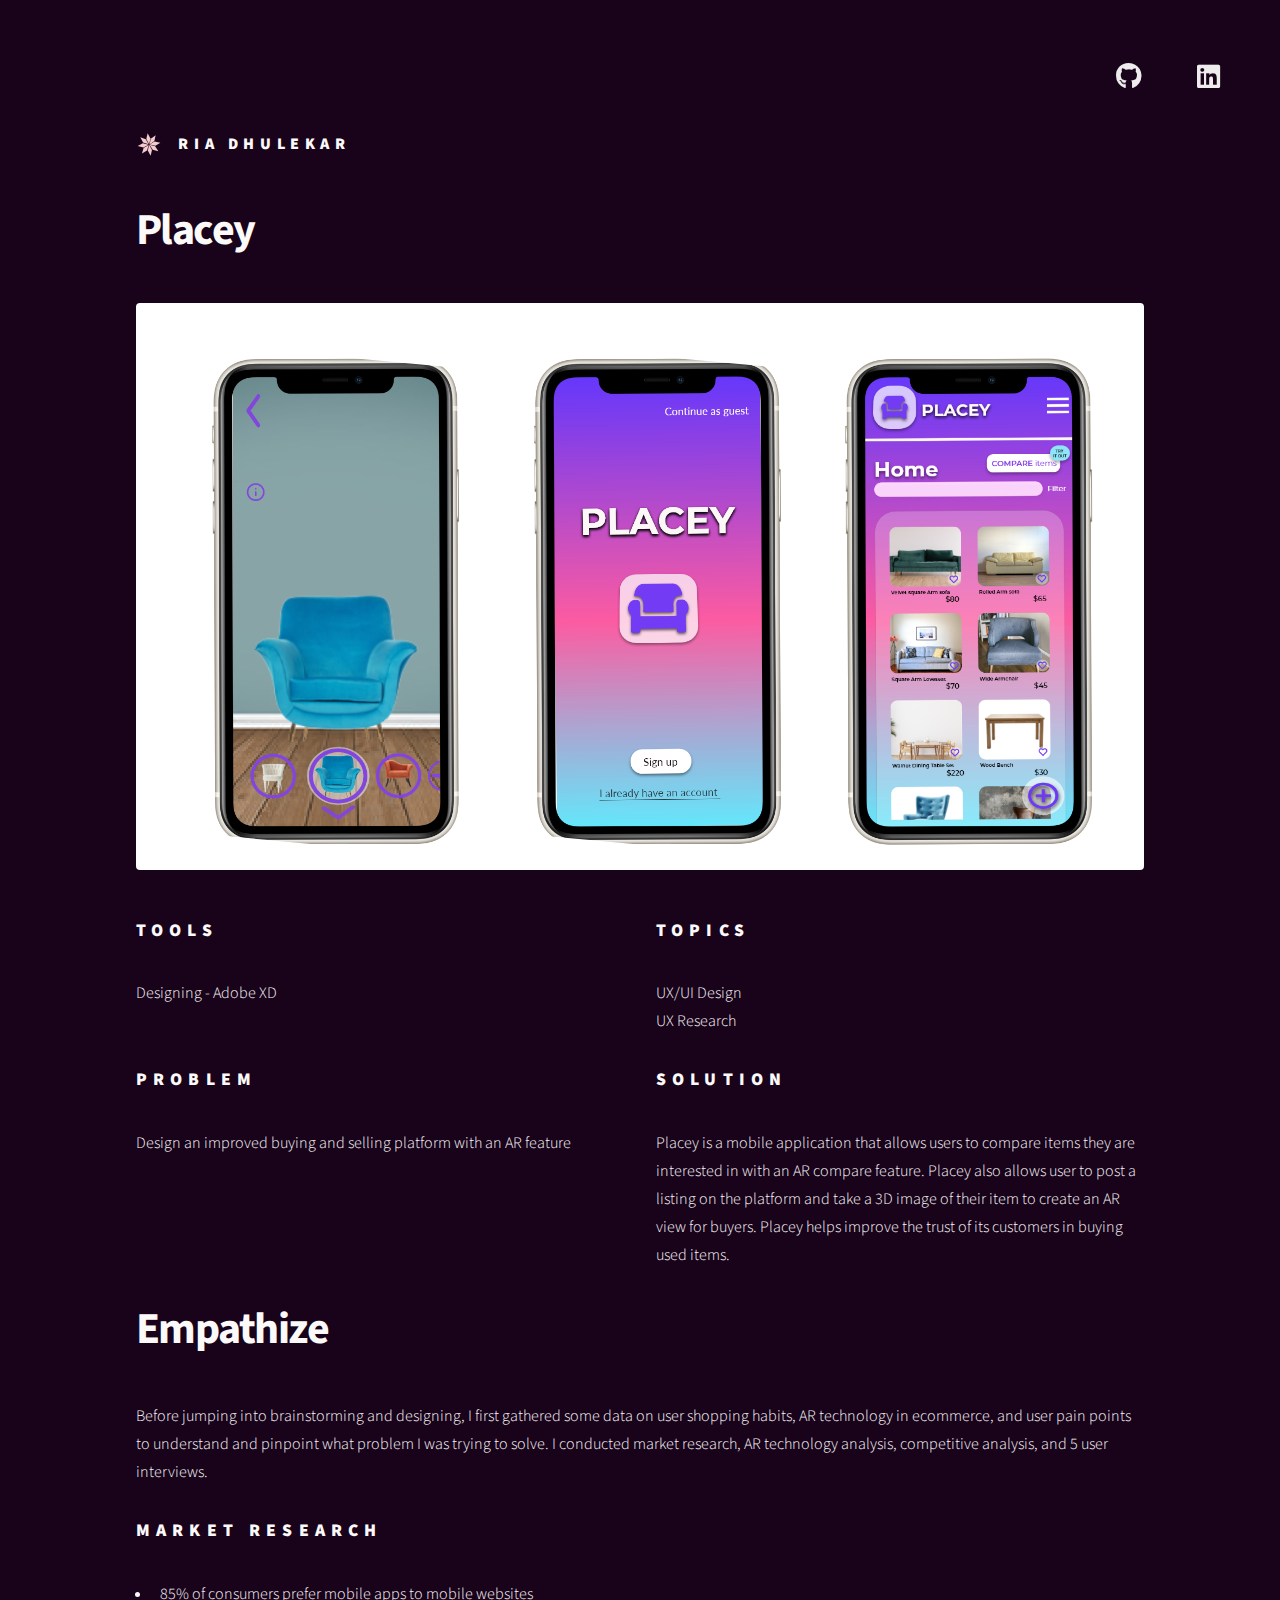
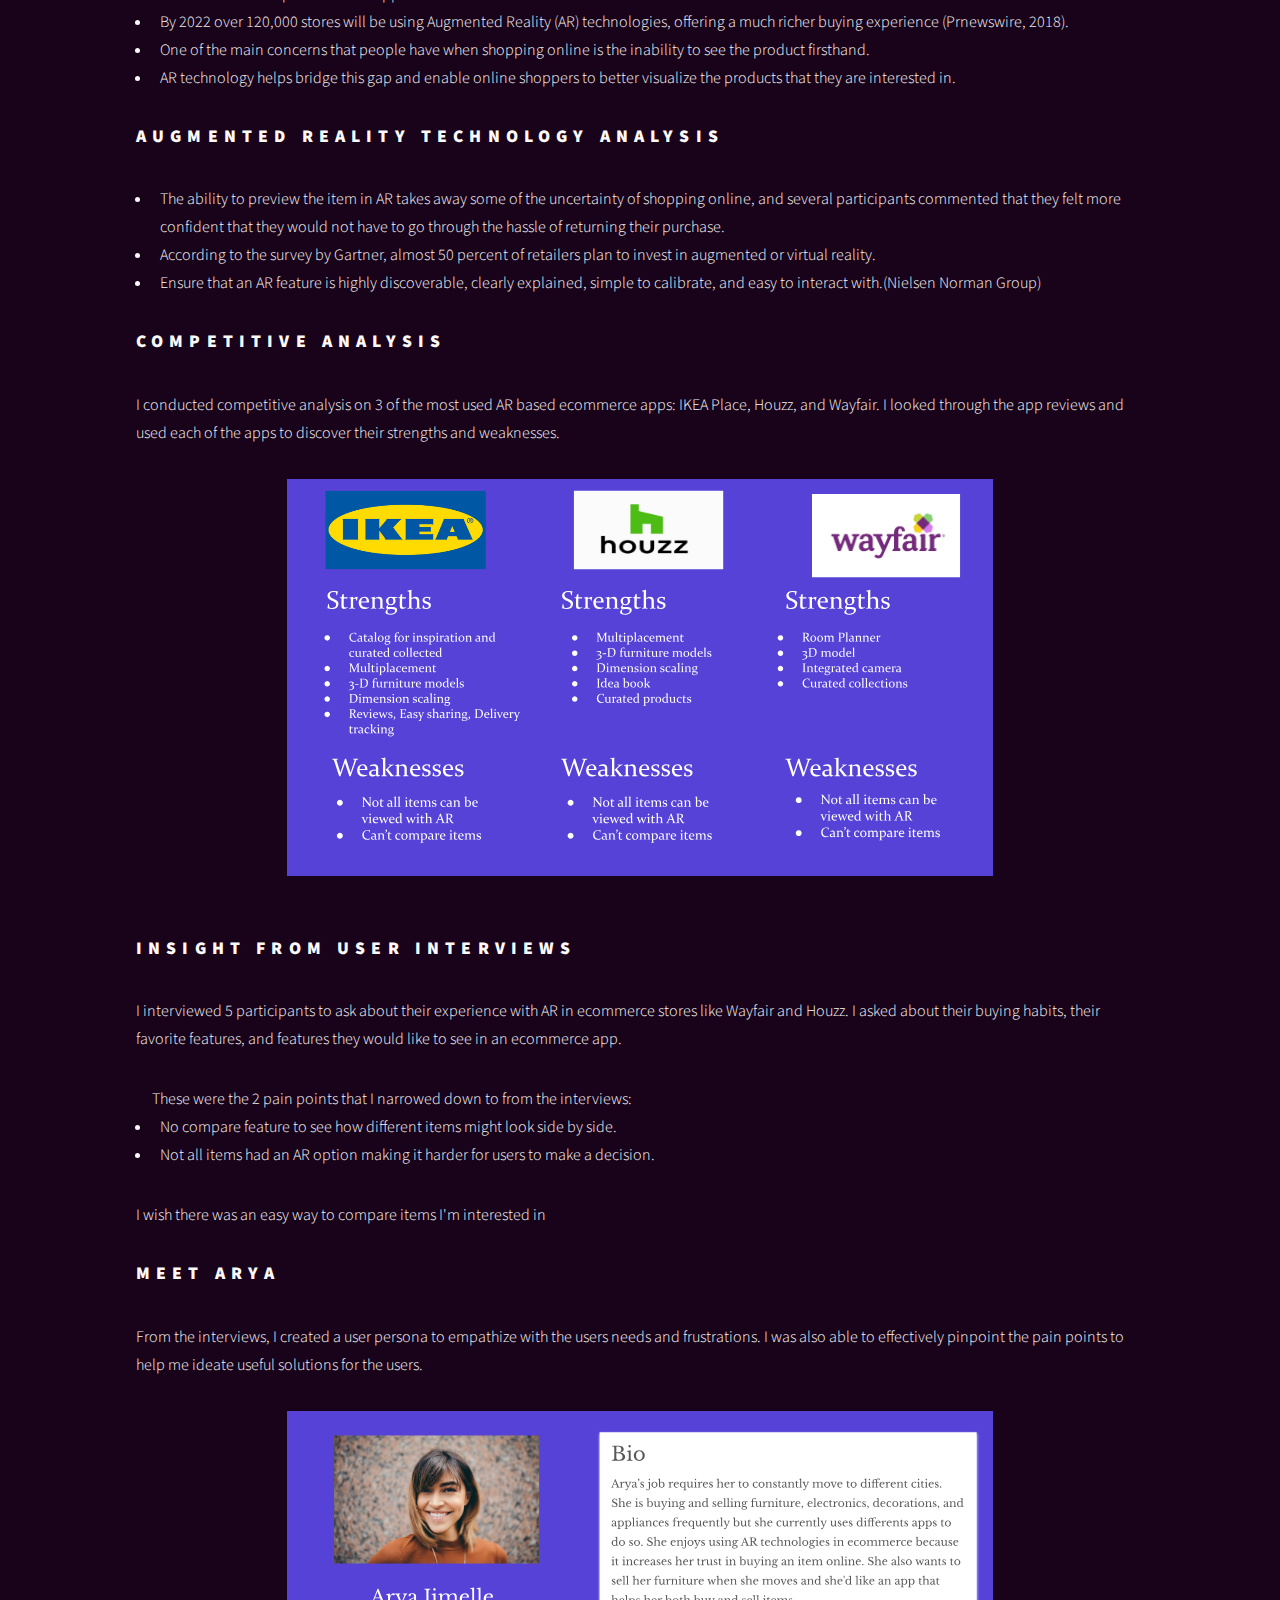
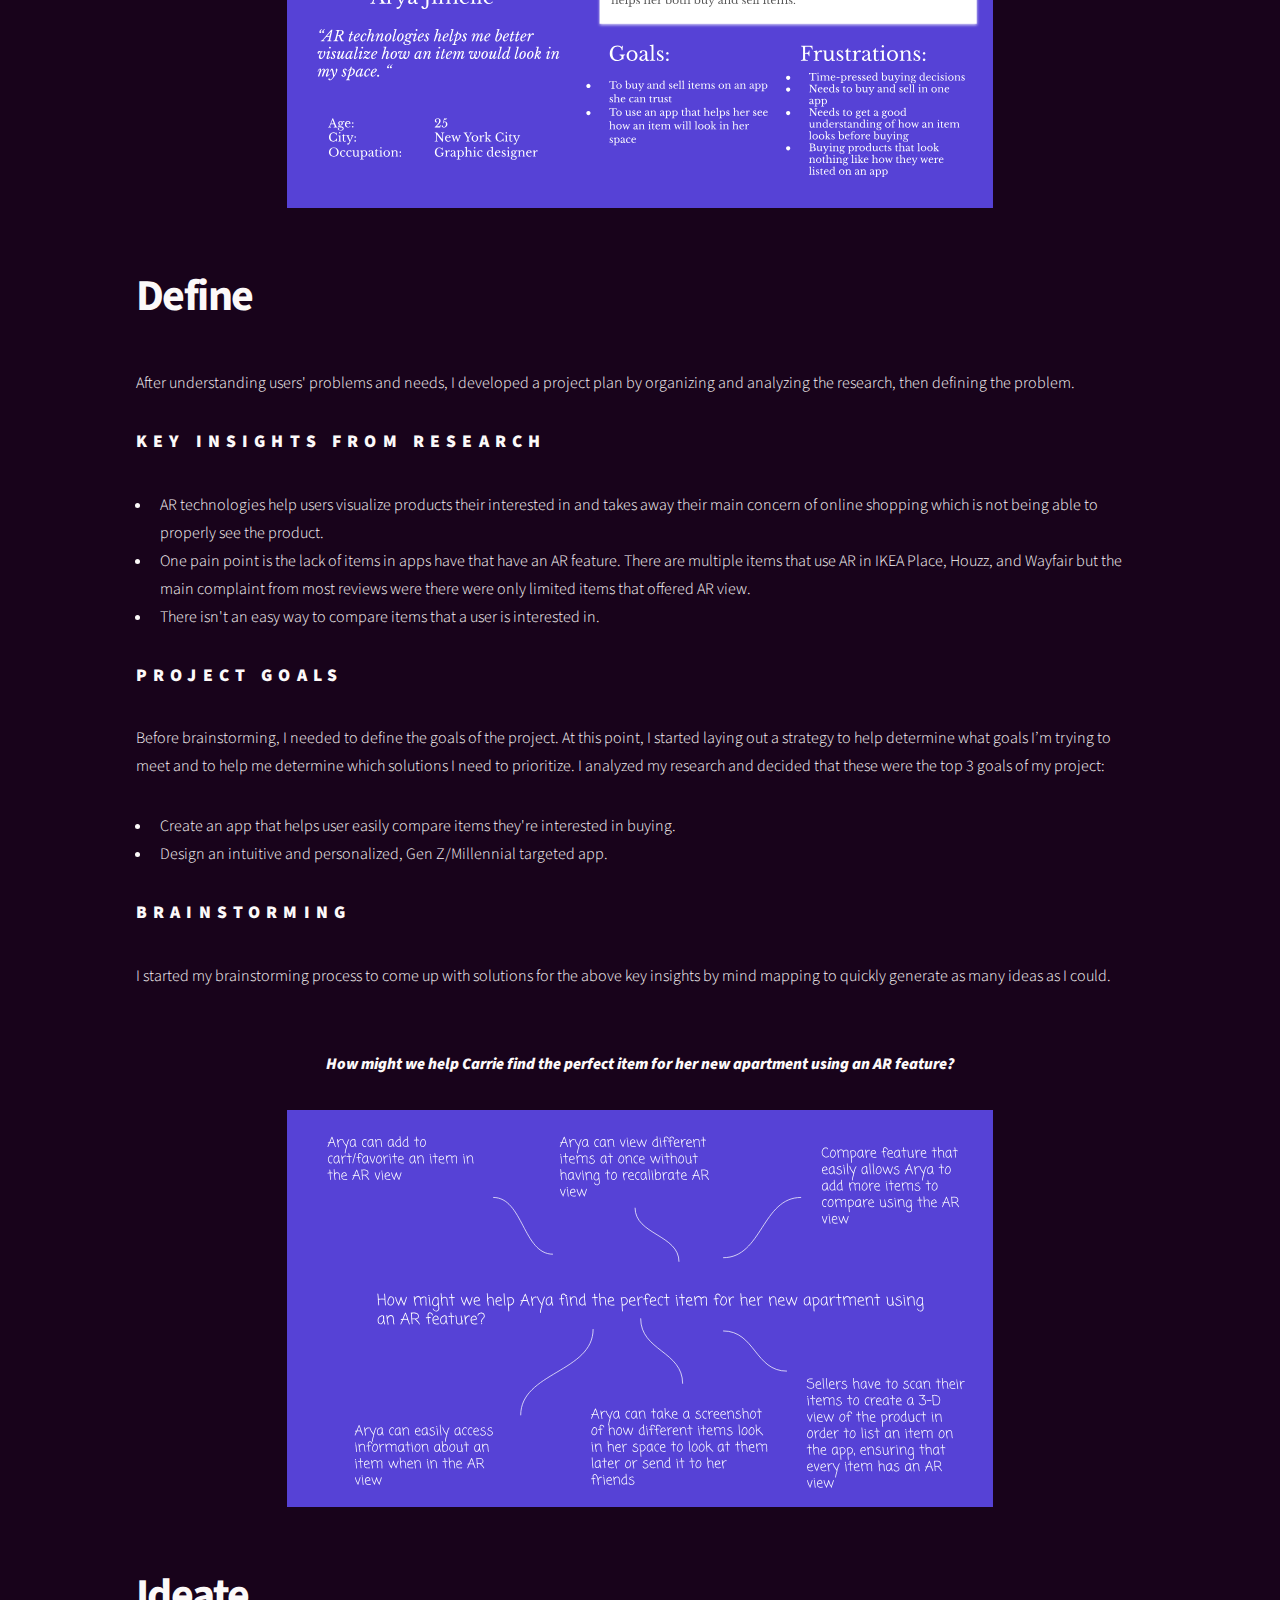
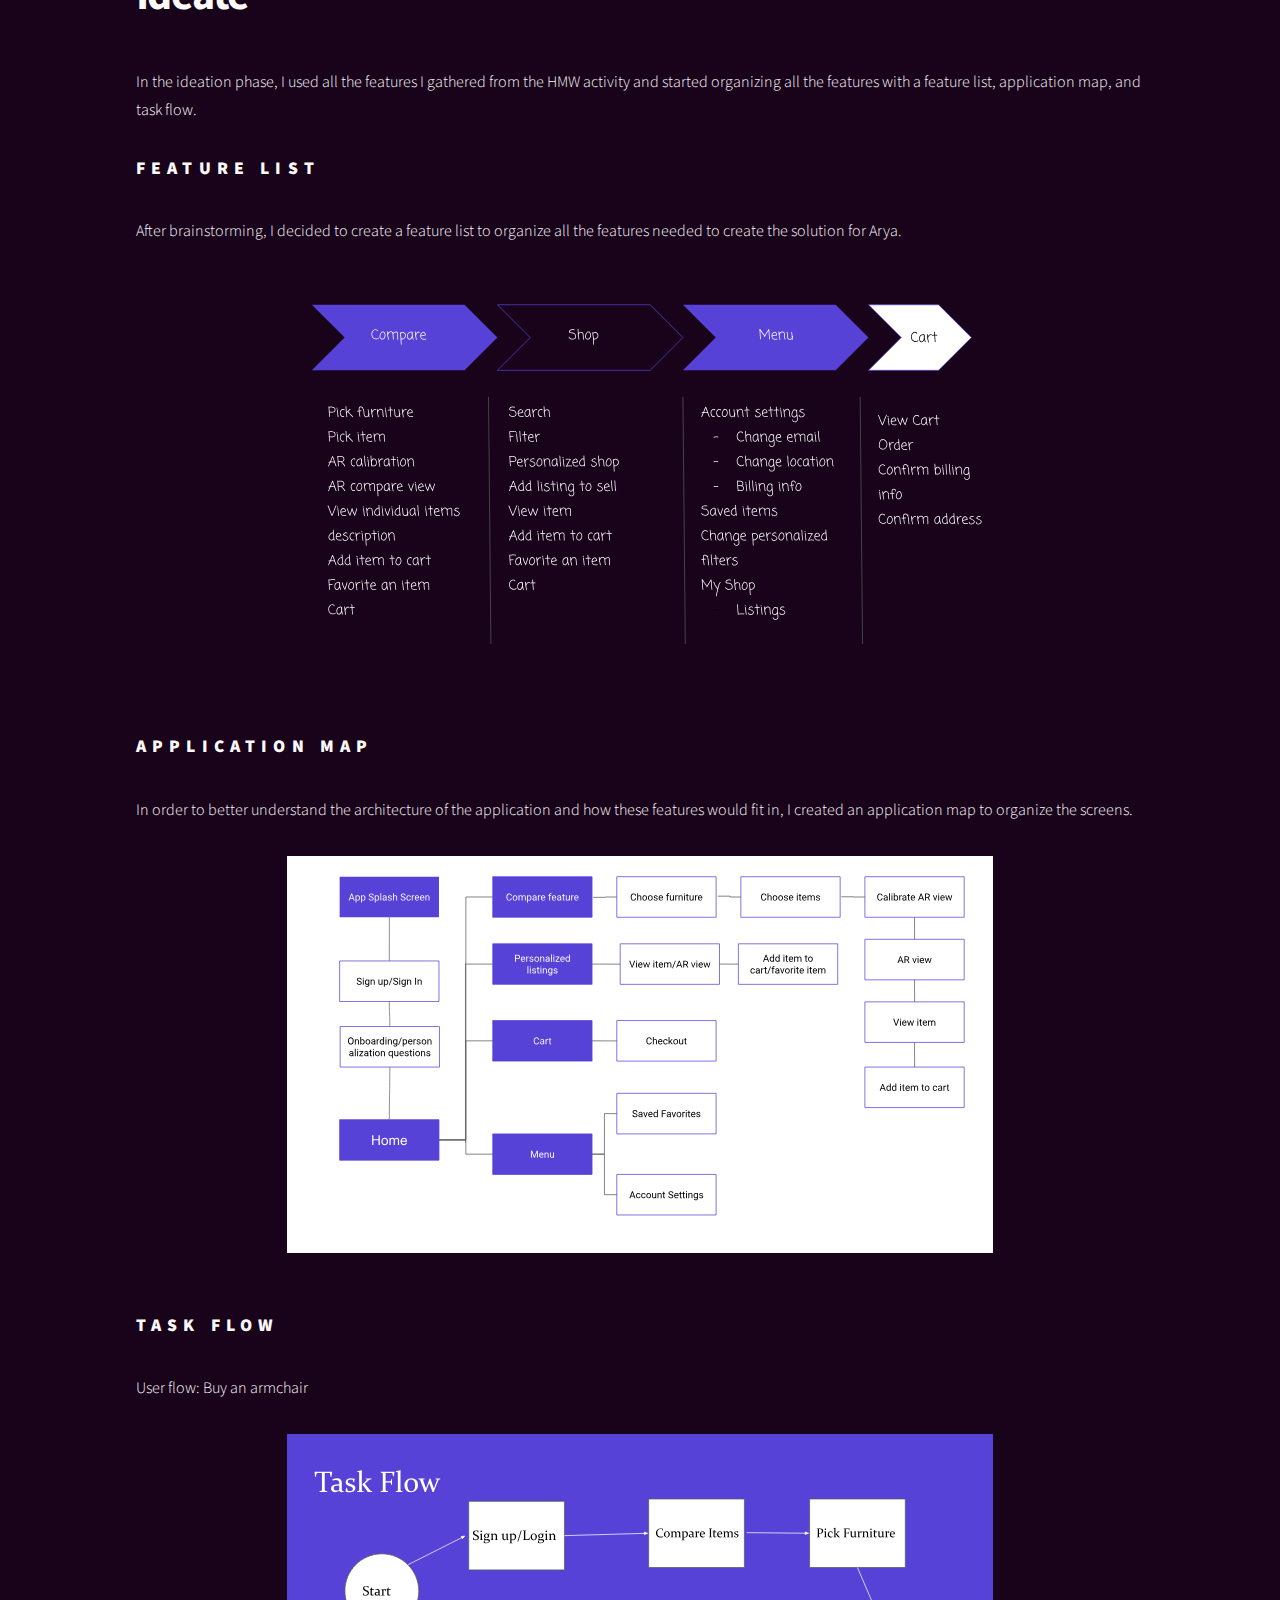
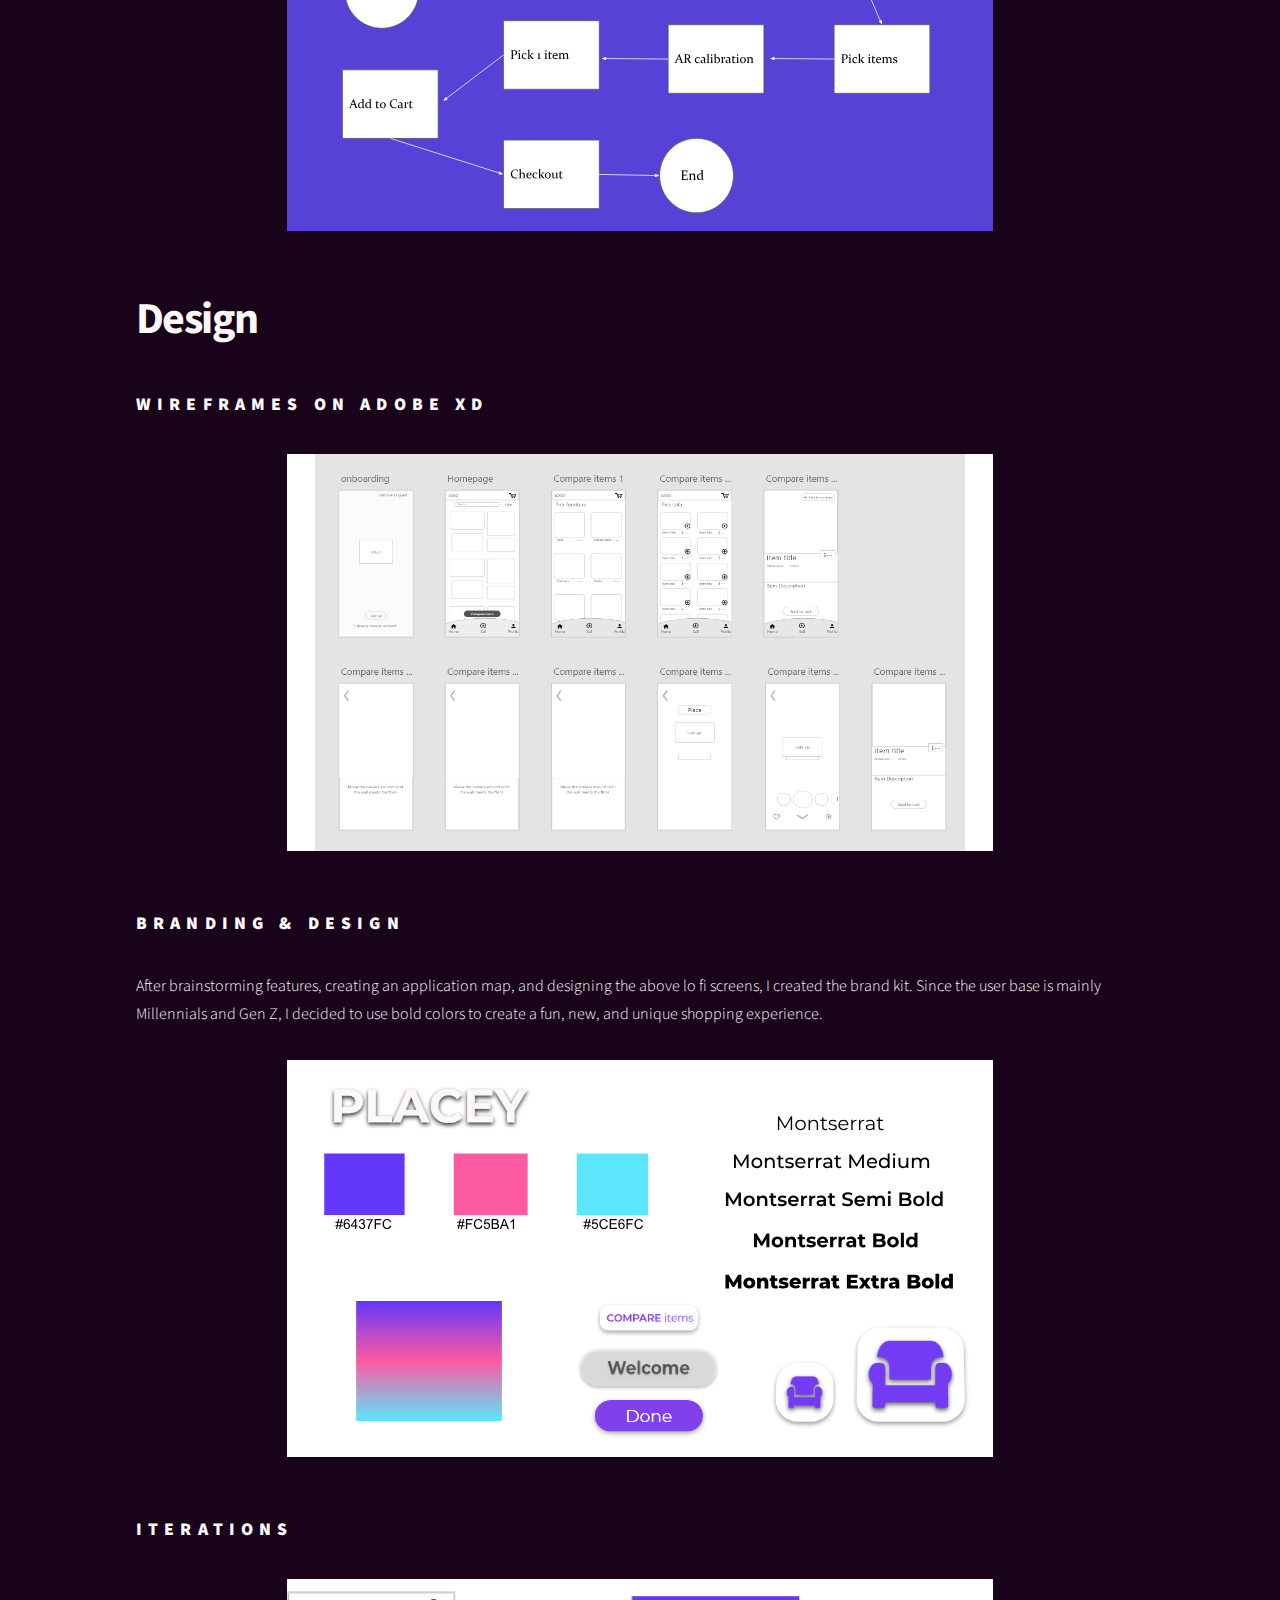
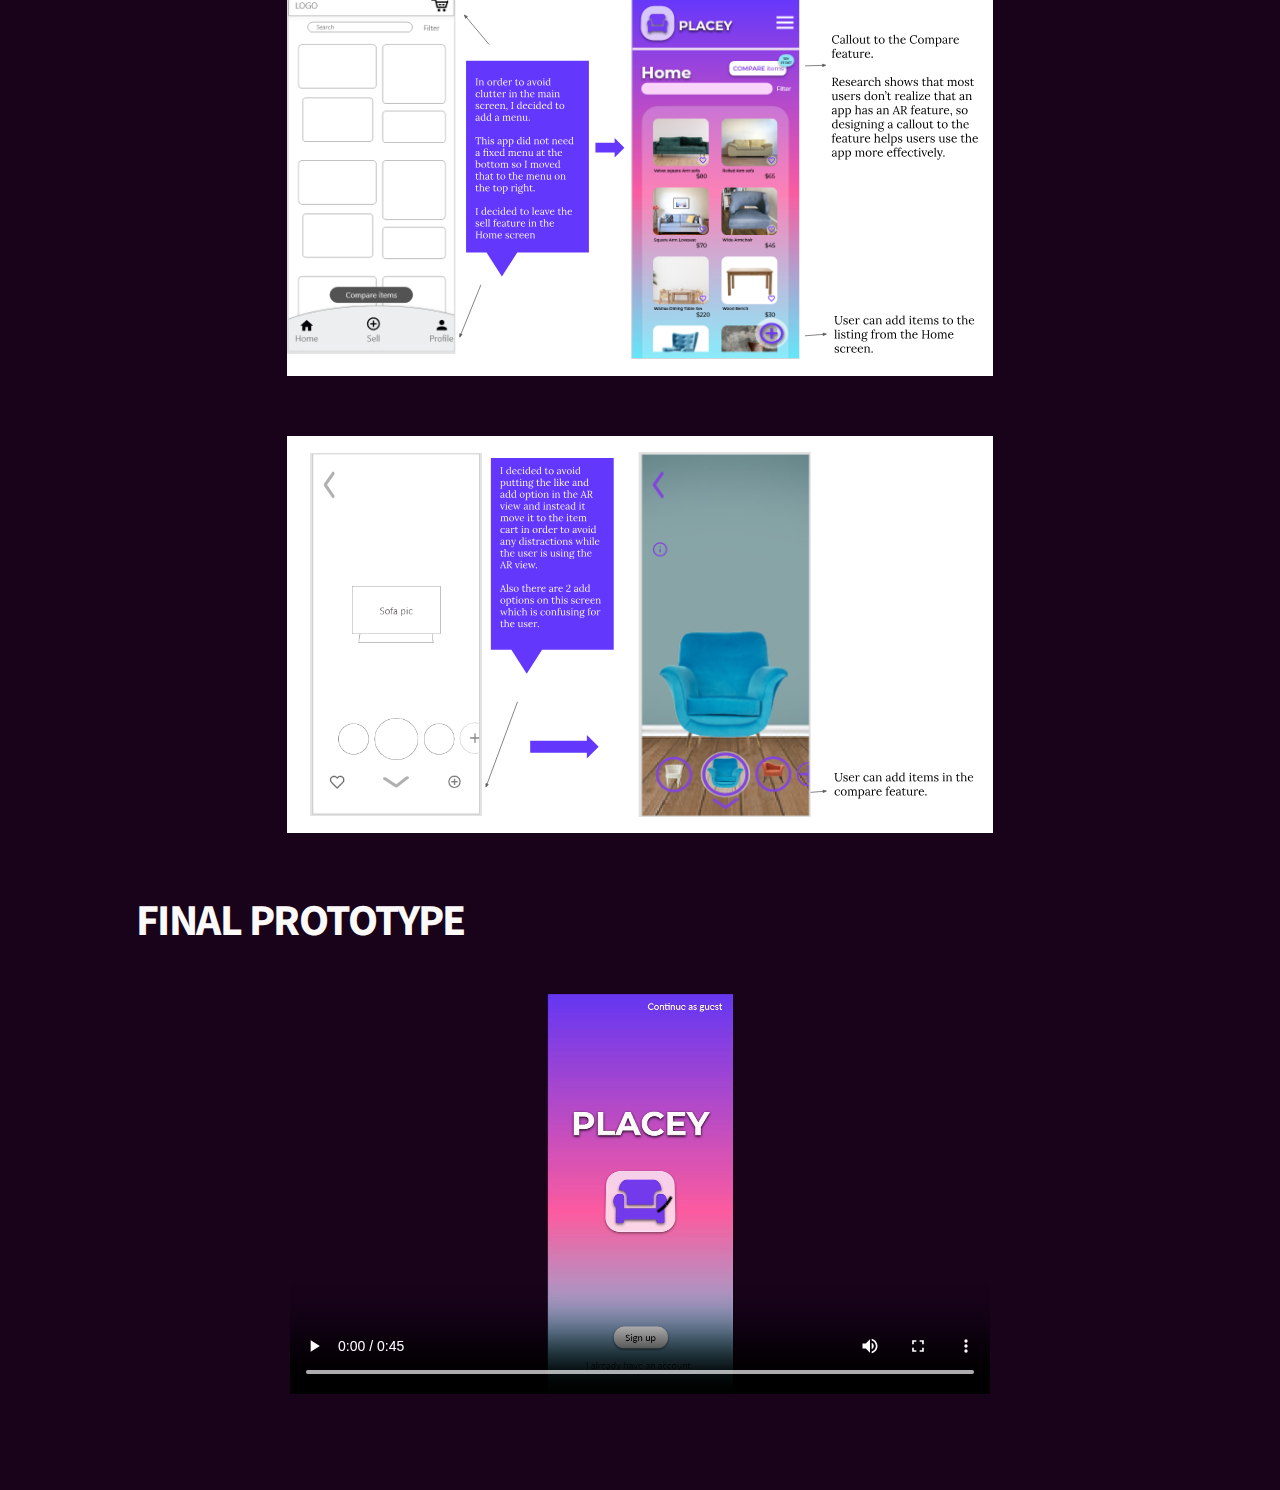
<file: arproject.html>
<!DOCTYPE HTML>
<!--
	Phantom by HTML5 UP
	html5up.net | @ajlkn
	Free for personal and commercial use under the CCA 3.0 license (html5up.net/license)
-->
<html>
	<head>
		<style>				
			/* Set additional styling options for the columns*/
			.column {
			float: left;
			width: 50%;
			}
		
			.row:after {
			content: "";
			display: table;
			clear: both;
			}
		</style>
		<title>Placey</title>
		<meta charset="utf-8" />
		<meta name="viewport" content="width=device-width, initial-scale=1, user-scalable=no" />
		<link rel="stylesheet" href="assets/css/main.css" />
		<noscript><link rel="stylesheet" href="assets/css/noscript.css" /></noscript>
	</head>
	<body class="is-preload">
		<!-- Wrapper -->
			<div id="wrapper">

				<!-- Header -->
					<header id="header">
						<div class="inner">

							<!-- Logo -->
                            <a href="index.html" class="logo">
                                <span class="symbol"><img src="images/logo.svg" alt="" /></span><span class="title">Ria Dhulekar</span>
                            </a>

							<!-- Nav -->
								<nav>
									<ul>
                                        <!-- <li><a href="aboutme.html" class="icon btn">About Me</a></li> -->
										<li><a href="https://github.com/riadhule" class="icon brands style2 fa-github"><span class="label">GitHub</span></a></li>
										<li><a href="https://www.linkedin.com/in/riadhulekar/" class="icon brands style2 fa-linkedin"><span class="label">linkedin</span></a></li>
									</ul>
								</nav>

						</div>
					</header>
					

				<!-- Menu -->
					<!-- <nav id="menu">
						<h2>Menu</h2>
						<ul>
							<li><a href="index.html">Home</a></li>
							<li><a href="generic.html">Ipsum veroeros</a></li>
							<li><a href="generic.html">Tempus etiam</a></li>
							<li><a href="generic.html">Consequat dolor</a></li>
							<li><a href="elements.html">Elements</a></li>
						</ul>
					</nav>  -->

				<!-- Main -->
					<div id="main">
						<div class="inner">
							<h1>Placey</h1>
							<span class="image main"><img src="images/ar header image.svg" alt="" /></span>
					
							<div class="row">
								<div class="column">
									<h2>Tools </h2>
									<p> Designing - Adobe XD <br></p>
								</div>
								<div class="column" style=>
									<h2>Topics</h2>
									<p> UX/UI Design<br>UX Research</p>
								</div>
							</div>

                            <div class="row">
								<div class="column">
									<h2>Problem </h2>
									<p> Design an improved buying and selling platform with an AR feature <br></p>
								</div>
								<div class="column" style=>
									<h2>Solution</h2>
									<p>Placey is a mobile application that allows users to compare items they are interested in with an AR compare feature. Placey also allows user to post a listing on the platform and take a 3D image of their item to create an AR view for buyers. Placey helps improve the trust of its customers in buying used items.</p>
								</div>
							</div>

							<h1>Empathize</h1>
							<p>Before jumping into brainstorming and designing, I first gathered some data on user shopping habits, AR technology in ecommerce, and user pain points to understand and pinpoint what problem I was trying to solve. I conducted market research, AR technology analysis, competitive analysis, and 5 user interviews.  </p>
							<h2>Market Research</h2>
                            <ul>
                                <li>85% of consumers prefer mobile apps to mobile websites</li>
                                <li>By 2022 over 120,000 stores will be using Augmented Reality (AR) technologies, offering a much richer buying experience (Prnewswire, 2018).</li>
                                <li>One of the main concerns that people have when shopping online is the inability to see the product firsthand.</li>
                                <li>AR technology helps bridge this gap and enable online shoppers to better visualize the products that they are interested in.</li>
                             </ul>

                            <h2>Augmented Reality technology analysis</h2>
                            <ul>
                                <li> The ability to preview the item in AR takes away some of the uncertainty of shopping online, and several participants commented that they felt more confident that they would not have to go through the hassle of returning their purchase.</li>
                                <li> According to the survey by Gartner, almost 50 percent of retailers plan to invest in augmented or virtual reality.</li>
                                <li> Ensure that an AR feature is highly discoverable, clearly explained, simple to calibrate, and easy to interact with.(Nielsen Norman Group)</li>
                            </ul>

                            <h2> Competitive Analysis</h2>
                            <p> I conducted competitive analysis on 3 of the most used AR based ecommerce apps: IKEA Place, Houzz, and Wayfair. I looked through the app reviews and used each of the apps to discover their strengths and weaknesses. </p>
                            <img src ="images/competitive ar.svg" width=auto height=auto  alt="" class="center"/><p><br></p>

                            <h2> Insight from user interviews</h2>
                            <p>I interviewed 5 participants to ask about their experience with AR in ecommerce stores like Wayfair and Houzz. I asked about their buying habits, their favorite features, and features they would like to see in an ecommerce app.<br></p>
                            <ul>These were the 2 pain points that I narrowed down to from the interviews:
                                <li> No compare feature to see how different items might look side by side.</li>
                                <li> Not all items had an AR option making it harder for users to make a decision.</li>

                            </ul>
                            <p><q>I wish there was an easy way to compare items I'm interested in</q></p>
                            <h2>Meet Arya</h2>
                            <p>From the interviews, I created a user persona to empathize with the users needs and frustrations. I was also able to effectively pinpoint the pain points to help me ideate useful solutions for the users. </p>
                            <img src ="images/persona.svg" width=auto height=auto  alt="" class="center"/><p><br></p>


                            <h1>Define</h1>
                            <p>After understanding users' problems and needs, I developed a project plan by organizing and analyzing the research, then defining the problem. </p>
                            <h2>Key insights from research</h2>
                            <ul>
                                <li>AR technologies help users visualize products their interested in and takes away their main concern of online shopping which is not being able to properly see the product. </li>
                                <li>One pain point is the lack of items in apps have that have an AR feature. There are multiple items that use AR in IKEA Place, Houzz, and Wayfair but the main complaint from most reviews were there were only limited items that offered AR view. </li>
                                <li>There isn't an easy way to compare items that a user is interested in. </li>
                            </ul>
                            <h2>Project goals</h2>
                            <p>Before brainstorming, I needed to define the goals of the project. At this point, I started laying out a strategy to help determine what goals I’m trying to meet and to help me determine which solutions I need to prioritize. I analyzed my research and decided that these were the top 3 goals of my project: </p>
                            <ul>
                                <li>Create an app that helps user easily compare items they're interested in buying.</li>
                                <li>Design an intuitive and personalized, Gen Z/Millennial targeted app. </li>
                            </ul>
                            <h2>Brainstorming</h2>
                            <p>I started my brainstorming process to come up with solutions for the above key insights by mind mapping to quickly generate as many ideas as I could.<br><br></p>
                            <p style= "text-align: center"><b><em>How might we help Carrie find the perfect item for her new apartment using an AR feature?</em></b></p>
                            <img src ="images/hmw.svg" width=auto height=auto  alt="" class="center"/>
                            <p><br></p>

                            <h1>Ideate</h1>
                            <p>In the ideation phase, I used all the features I gathered from the HMW activity and started organizing all the features with a feature list, application map, and task flow. </p>
                            <h2>Feature list</h2>
                            <p>After brainstorming, I decided to create a feature list to organize all the features needed to create the solution for Arya. </p>
                            <img src ="images/feature1.svg" width=auto height=auto  alt="" class="center"/>
                            <p><br></p>

                            <h2>Application Map</h2>
                            <p>In order to better understand the architecture of the application and how these features would fit in, I created an application map to organize the screens.</p>
                            <img src ="images/appmap.svg" width=auto height=auto  alt="" class="center"/>
                            <p><br></p>

                            <h2>Task flow</h2>
                            <p>User flow: Buy an armchair </p>
                            <img src ="images/taskflow.svg" width=auto height=auto  alt="" class="center"/>
                            <p><br></p>

                            <h1>Design</h1>
                            <h2>Wireframes on Adobe XD</h2>
                            <img src ="images/wireframe.svg" width=auto height=auto  alt="" class="center"/>
                            <p><br></p>

                            <h2>Branding & Design</h2>
                            <p>After brainstorming features, creating an application map, and designing the above lo fi screens, I created the brand kit. Since the user base is mainly Millennials and Gen Z, I decided to use bold colors to create a fun, new, and unique shopping experience. </p>
                            <img src ="images/branding.svg" width=auto height=auto  alt="" class="center"/>
                            <p><br></p>

                            <h2>Iterations</h2>
                            <img src ="images/iterations1.svg" width=auto height=auto  alt="" class="center"/>
                            <p><br></p>
                            <img src ="images/iterations2.svg" width=auto height=auto  alt="" class="center"/>
                            <p><br></p>

                            <h1>FINAL PROTOTYPE</h1>

							
							<video width="700" height="400" controls>
								<source src="video/arproj.mp4" type="video/mp4" class="center">
							</video>
								
						</div>
					</div>

				<!-- Footer -->
					<!-- <footer id="footer">
						<div class="inner">
							<section>
								<h2>Get in touch</h2>
								<form method="post" action="#">
									<div class="fields">
										<div class="field half">
											<input type="text" name="name" id="name" placeholder="Name" />
										</div>
										<div class="field half">
											<input type="email" name="email" id="email" placeholder="Email" />
										</div>
										<div class="field">
											<textarea name="message" id="message" placeholder="Message"></textarea>
										</div>
									</div>
									<ul class="actions">
										<li><input type="submit" value="Send" class="primary" /></li>
									</ul>
								</form>
							</section>
							<section>
								<h2>Follow</h2>
								<ul class="icons">
									<li><a href="#" class="icon brands style2 fa-twitter"><span class="label">Twitter</span></a></li>
									<li><a href="#" class="icon brands style2 fa-facebook-f"><span class="label">Facebook</span></a></li>
									<li><a href="#" class="icon brands style2 fa-instagram"><span class="label">Instagram</span></a></li>
									<li><a href="#" class="icon brands style2 fa-dribbble"><span class="label">Dribbble</span></a></li>
									<li><a href="#" class="icon brands style2 fa-github"><span class="label">GitHub</span></a></li>
									<li><a href="#" class="icon brands style2 fa-500px"><span class="label">500px</span></a></li>
									<li><a href="#" class="icon solid style2 fa-phone"><span class="label">Phone</span></a></li>
									<li><a href="#" class="icon solid style2 fa-envelope"><span class="label">Email</span></a></li>
								</ul>
							</section>
							<ul class="copyright">
								<li>&copy; Untitled. All rights reserved</li><li>Design: <a href="http://html5up.net">HTML5 UP</a></li>
							</ul>
						</div>
					</footer>

			</div> -->

		<!-- Scripts -->
			<script src="assets/js/jquery.min.js"></script>
			<script src="assets/js/browser.min.js"></script>
			<script src="assets/js/breakpoints.min.js"></script>
			<script src="assets/js/util.js"></script>
			<script src="assets/js/main.js"></script>

	</body>
</html>
</file>
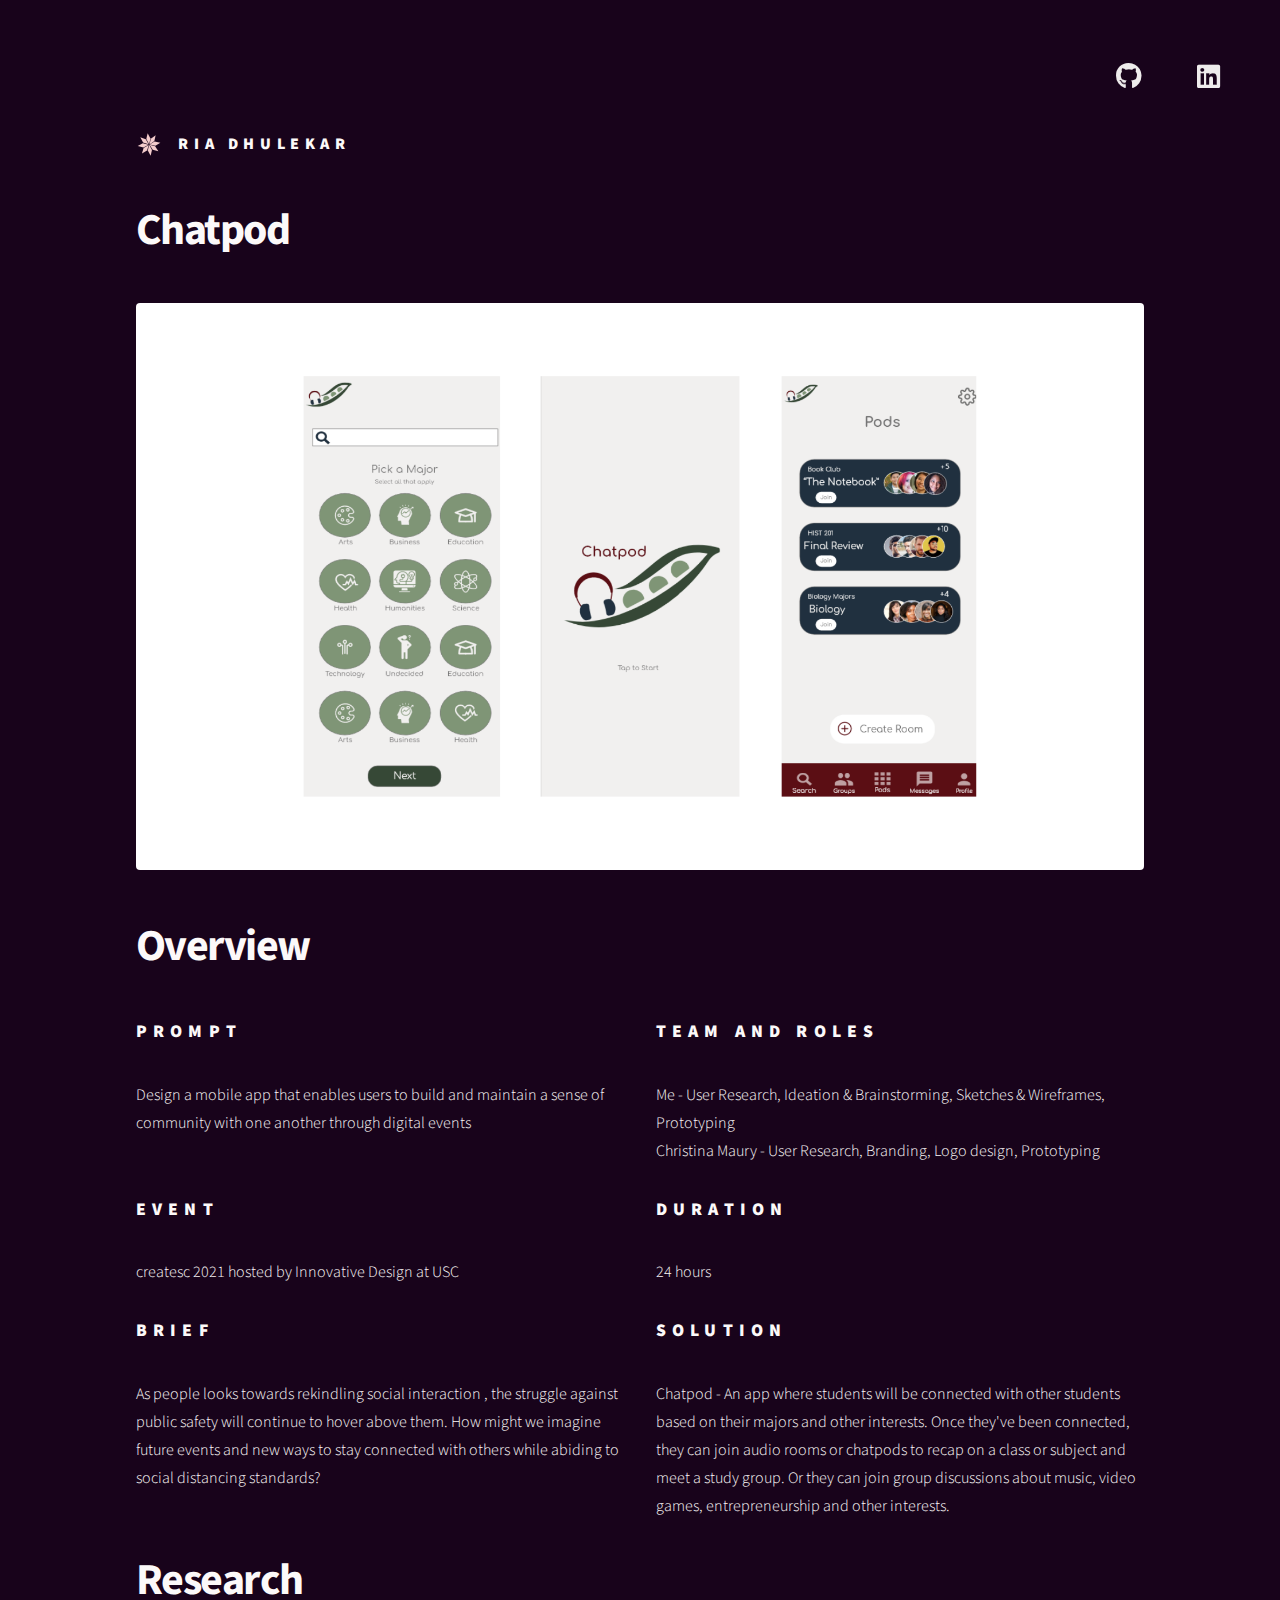
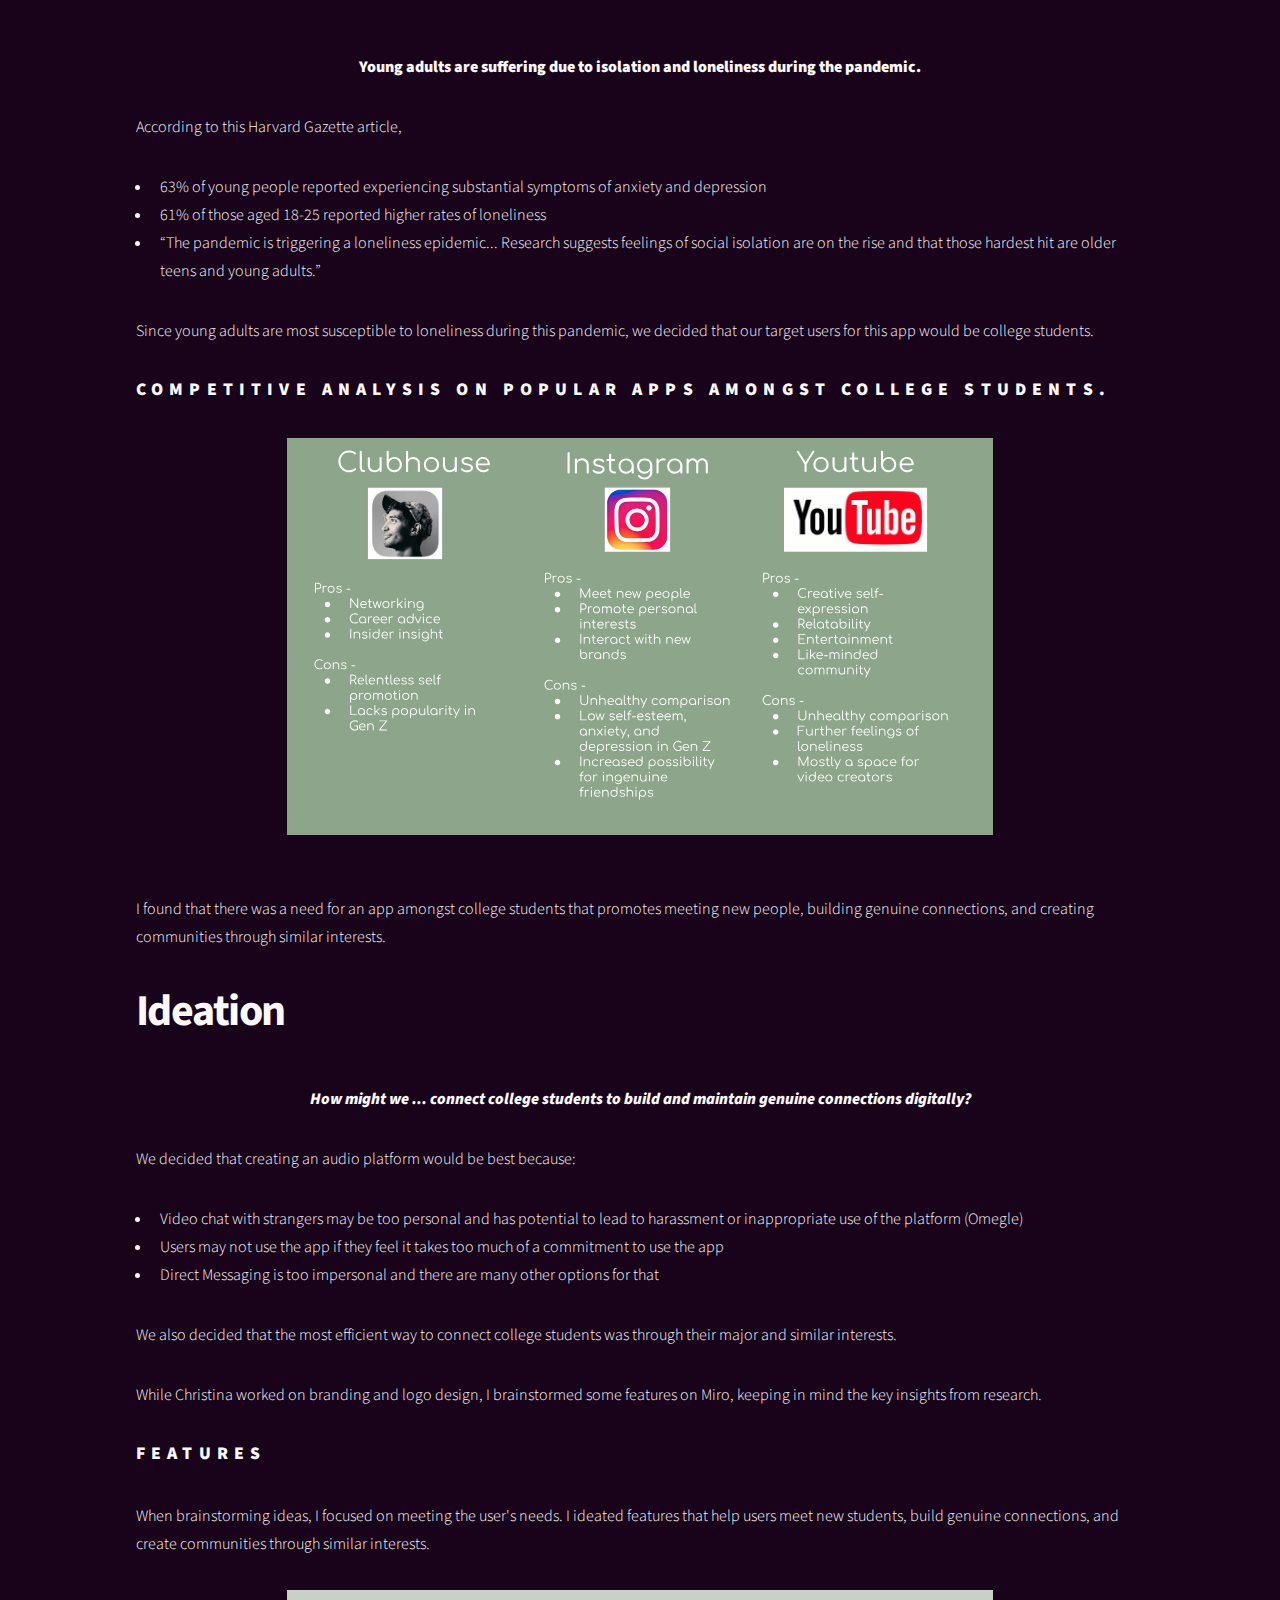
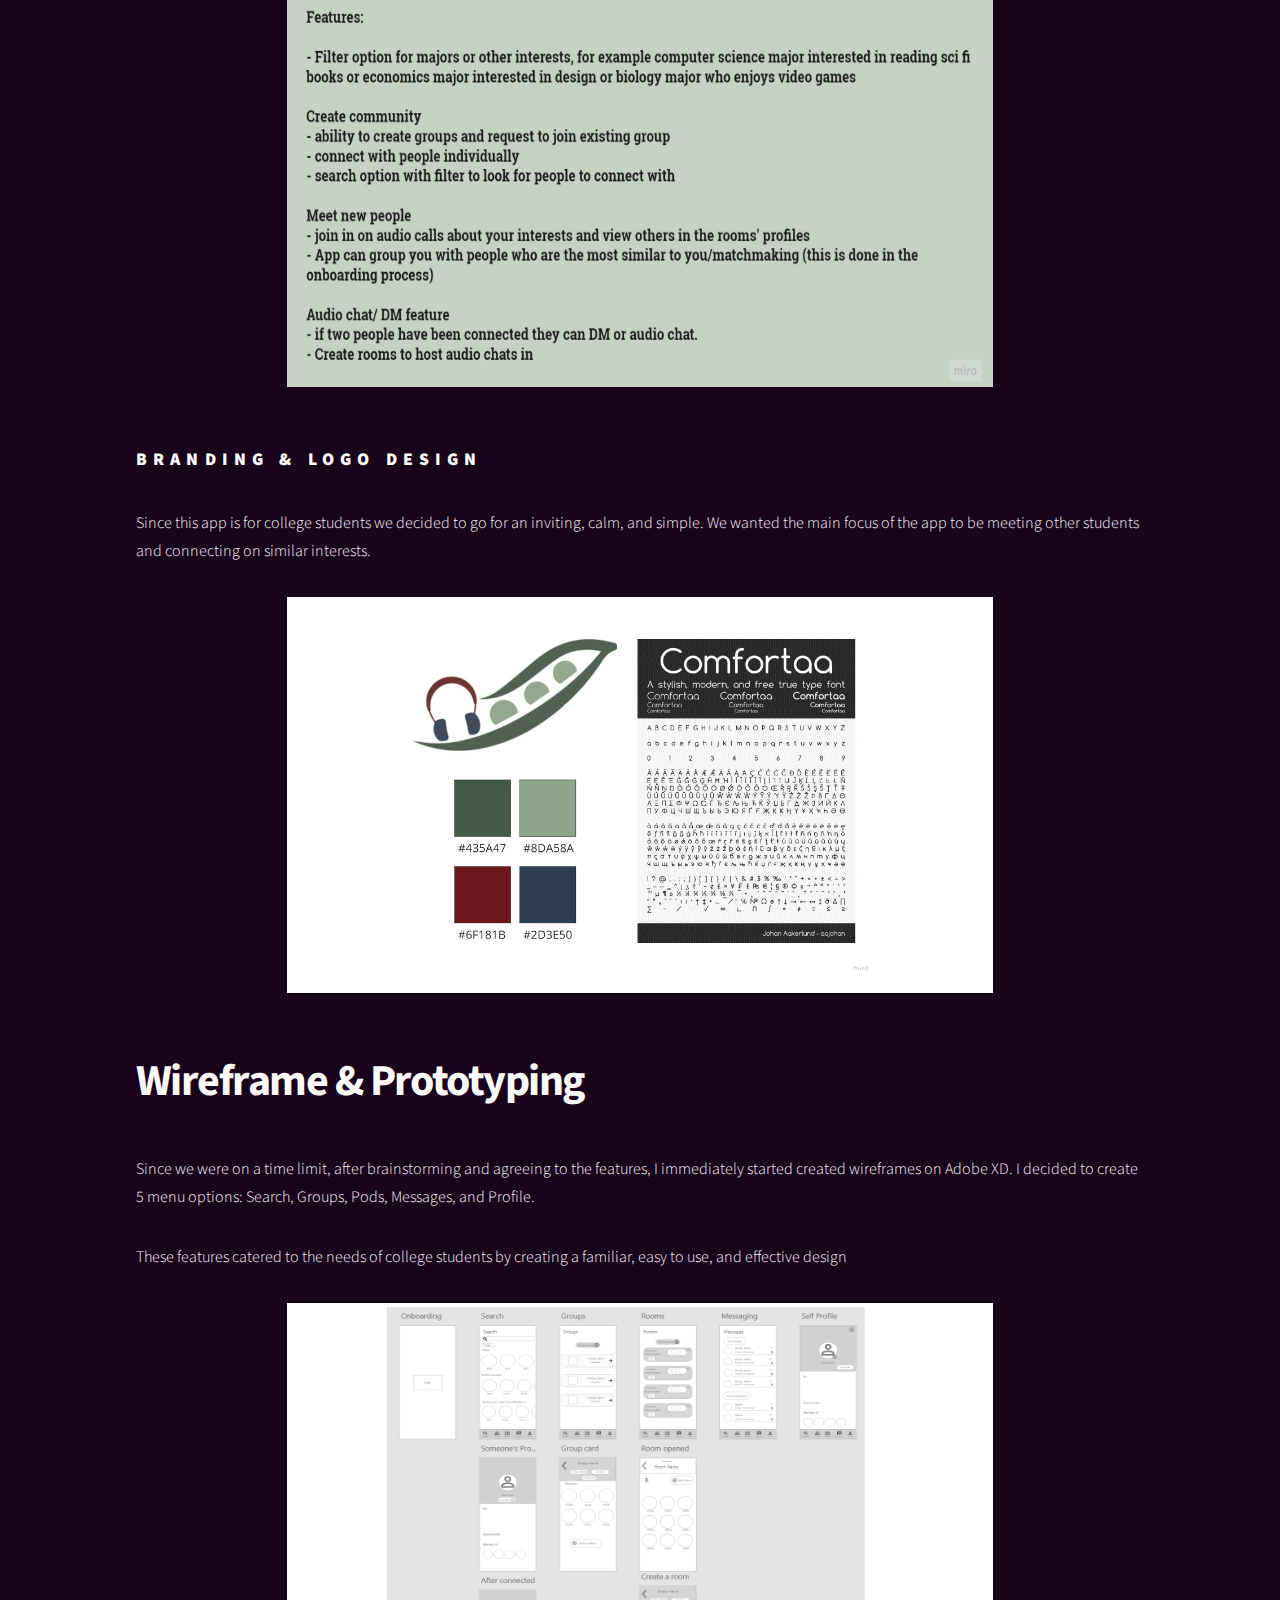
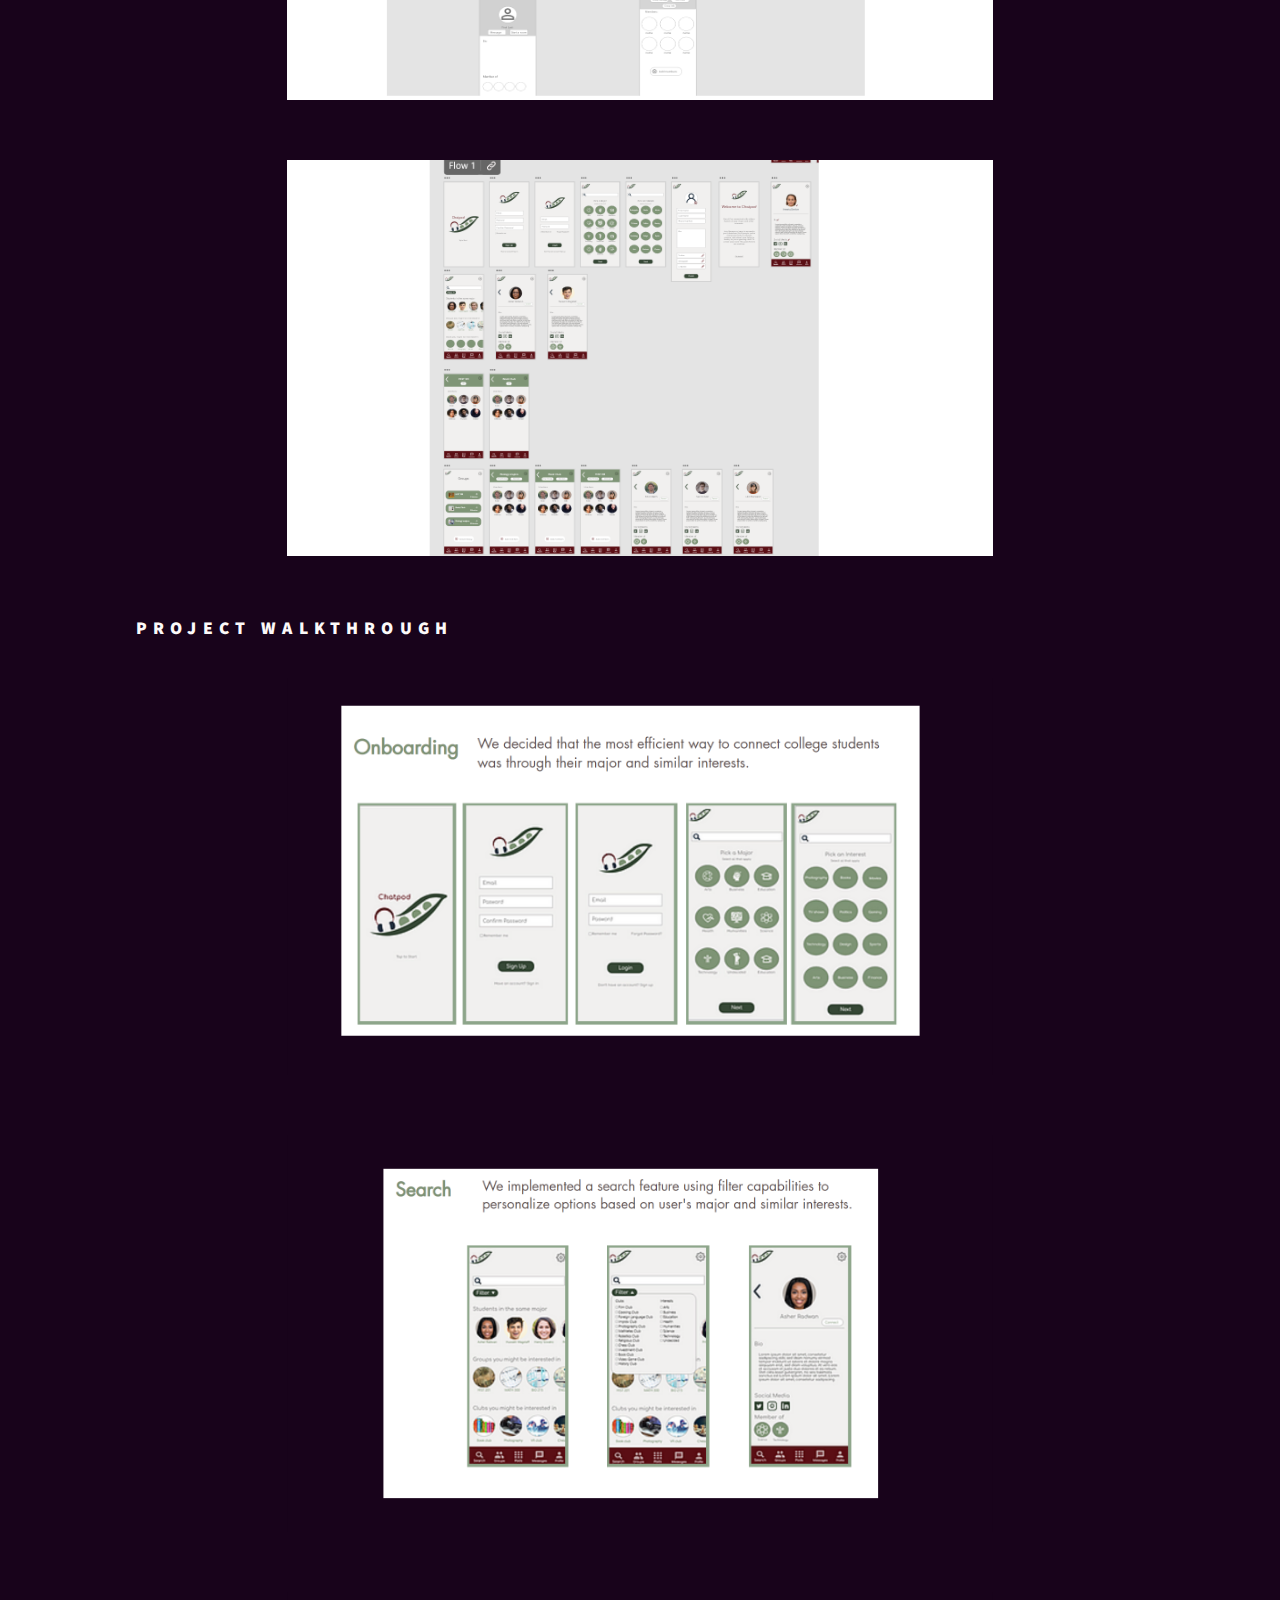
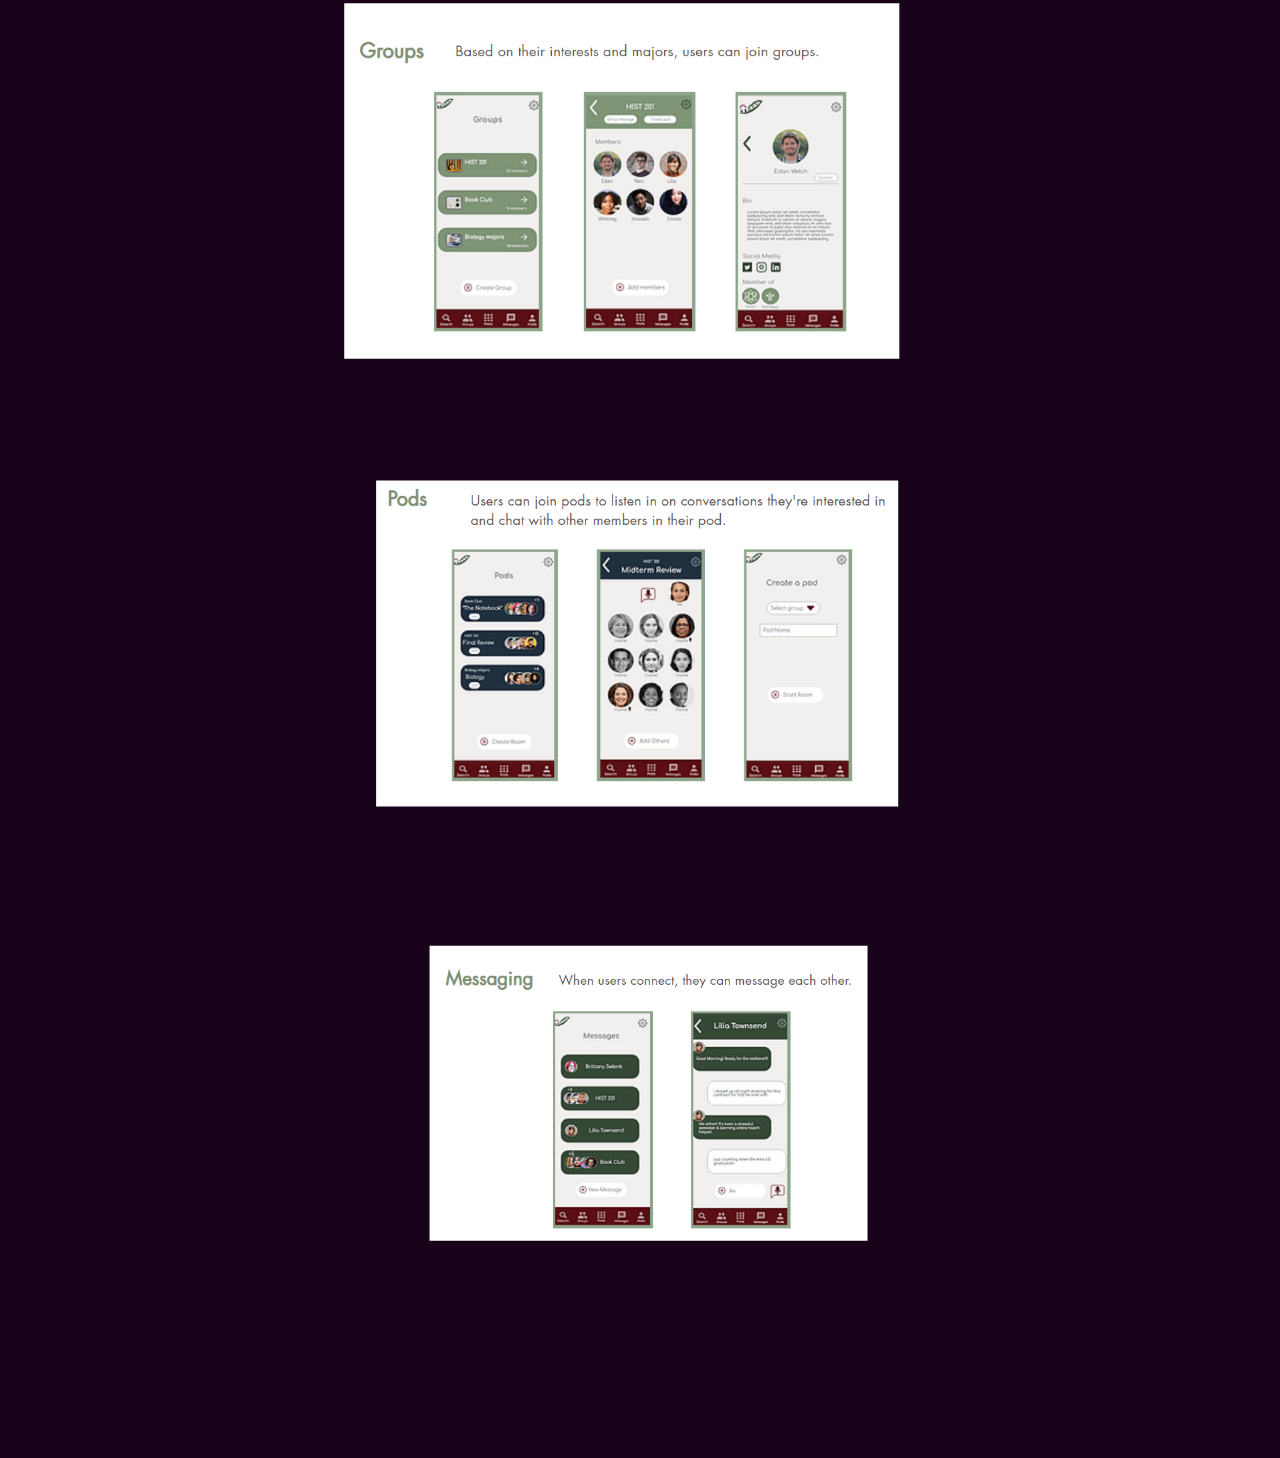
<file: chatpod.html>
<!DOCTYPE HTML>
<!--
	Phantom by HTML5 UP
	html5up.net | @ajlkn
	Free for personal and commercial use under the CCA 3.0 license (html5up.net/license)
-->
<html>
	<head>
		<style>				
			/* Set additional styling options for the columns*/
			.column {
			float: left;
			width: 50%;
			}
		
			.row:after {
			content: "";
			display: table;
			clear: both;
			}
		</style>
		<title>Chatpod</title>
		<meta charset="utf-8" />
		<meta name="viewport" content="width=device-width, initial-scale=1, user-scalable=no" />
		<link rel="stylesheet" href="assets/css/main.css" />
		<noscript><link rel="stylesheet" href="assets/css/noscript.css" /></noscript>
	</head>
	<body class="is-preload">
		<!-- Wrapper -->
			<div id="wrapper">

				<!-- Header -->
					<header id="header">
						<div class="inner">

							<!-- Logo -->
                            <a href="index.html" class="logo">
                                <span class="symbol"><img src="images/logo.svg" alt="" /></span><span class="title">Ria Dhulekar</span>
                            </a>

							<!-- Nav -->
								<nav>
									<ul>
                                        <!--<li><a href="aboutme.html" class="icon btn">About Me</a></li>-->
										<li><a href="https://github.com/riadhule" class="icon brands style2 fa-github"><span class="label">GitHub</span></a></li>
										<li><a href="https://www.linkedin.com/in/riadhulekar/" class="icon brands style2 fa-linkedin"><span class="label">linkedin</span></a></li>
                                        
                                    </ul>
								</nav>

						</div>
					</header>
					

				<!-- Menu -->
					<!-- <nav id="menu">
						<h2>Menu</h2>
						<ul>
							<li><a href="index.html">Home</a></li>
							<li><a href="generic.html">Ipsum veroeros</a></li>
							<li><a href="generic.html">Tempus etiam</a></li>
							<li><a href="generic.html">Consequat dolor</a></li>
							<li><a href="elements.html">Elements</a></li>
						</ul>
					</nav>  -->

				<!-- Main -->
					<div id="main">
						<div class="inner">
							
                            <h1>Chatpod</h1>
							<span class="image main"><img src="images/heroimagechatpod.svg" alt="" /></span>
                            <h1>Overview</h1>
							<div class="row">
								<div class="column">
									<h2>Prompt </h2>
									<p> Design a mobile app that enables users to build and maintain a sense of community with one another through digital events<br></p>
								</div>
								<div class="column" style=>
                                    <h2>Team and roles </h2>
									<p> Me - User Research, Ideation & Brainstorming, Sketches & Wireframes, Prototyping <br>             
                                        Christina Maury - User Research, Branding, Logo design, Prototyping <br></p>
									
								</div>
							</div>

                            <div class="row">
								<div class="column">
									<h2>Event</h2>
									<p> createsc 2021 hosted by Innovative Design at USC</p>
								</div>
								<div class="column" style=>
									<h2>Duration</h2>
									<p>24 hours</p>
								</div>
							</div>

                            <div class="row">
								<div class="column">
									<h2>Brief </h2>
									<p> As people looks towards rekindling social interaction , the struggle against public safety will continue to hover above them. How might we imagine future events and new ways to stay connected with others while abiding to social distancing standards? <br></p>
								</div>
								<div class="column" style=>
									<h2>Solution</h2>
									<p>Chatpod - An app where students will be connected with other students based on their majors and other interests. Once they've been connected, they can join audio rooms or chatpods to recap on a class or subject and meet a study group. Or they can join group discussions about music, video games, entrepreneurship and other interests. </p>
								</div>
							</div>

							<h1>Research</h1>
                            <p style="text-align: center"><b>Young adults are suffering due to isolation and loneliness during the pandemic.</b></p>
                            <p>According to this Harvard Gazette article, <br></p>
                            <ul>
                                <li>63% of young people reported experiencing substantial symptoms of anxiety and depression</li>
                                <li>61% of those aged 18-25 reported higher rates of loneliness</li>
                                <li>“The pandemic is triggering a loneliness epidemic... Research suggests feelings of social isolation are on the rise and that those hardest hit are older teens and young adults.”</li>
                            </ul>
                            <p>Since young adults are most susceptible to loneliness during this pandemic, we decided that our target users for this app would be college students.</p>

							
							<h2>Competitive analysis on popular apps amongst college students. </h2>
                            <img src ="images/competitivechatpod.svg" width=auto height=auto  alt="" class="center"/><p><br></p>
                            <p>I found that there was a need for an app amongst college students that promotes meeting new people, building genuine connections, and creating communities through similar interests. </p>
                            <h1>Ideation</h1>
                            <p style= "text-align: center"><b><em>How might we ... connect college students to build and maintain genuine connections digitally?</em></b></p>
                            <p>We decided that creating an audio platform would be best because: </p>
                            <ul>
                                <li>Video chat with strangers may be too personal and has potential to lead to harassment or inappropriate use of the platform (Omegle) </li>
                                <li>Users may not use the app if they feel it takes too much of a commitment to use the app </li>
                                <li>Direct Messaging is too impersonal and there are many other options for that</li>
                             </ul>
                             <p>We also decided that the most efficient way to connect college students was through their major and similar interests.</p>
                             <p>While Christina worked on branding and logo design, I brainstormed some features on Miro, keeping in mind the key insights from research. </p>


                            <h2>Features</h2>
                            <p>When brainstorming ideas, I focused on meeting the user's needs. I ideated features that help users meet new students, build genuine connections, and create communities through similar interests. </p>
                            <img src ="images/featureschatpod.svg" width=auto height=auto  alt="" class="center"/><p><br></p>
                            

                            <h2>Branding & Logo Design</h2>
                            <p>Since this app is for college students we decided to go for an inviting, calm, and simple. We wanted the main focus of the app to be meeting other students and connecting on similar interests. </p>
                            <img src ="images/brandingchatpod.svg" width=auto height=auto  alt="" class="center"/><p><br></p>

                            <h1>Wireframe & Prototyping</h1>
                            <p>Since we were on a time limit, after brainstorming and agreeing to the features, I immediately started created wireframes on Adobe XD. I decided to create 5 menu options: Search, Groups, Pods, Messages, and Profile.</p>
                            <p>These features catered to the needs of college students by creating a familiar, easy to use, and effective design  </p>
                            <img src ="images/wireframeschatpod.svg" width=auto height=auto  alt="" class="center"/><p><br></p>
                            <img src ="images/wireframes1chatpod.svg" width=auto height=auto  alt="" class="center"/><p><br></p>

                            <h2>Project Walkthrough</h2>
                            <img src ="images/onboardingchatpod.svg" width=auto height=auto  alt="" class="center"/><p><br></p>
                            <img src ="images/searchchatpod.svg" width=auto height=auto  alt="" class="center"/><p><br></p>
                            <img src ="images/groupschatpod.svg" width=auto height=auto  alt="" class="center"/><p><br></p>
                            <img src ="images/podschatpod.svg" width=auto height=auto  alt="" class="center"/><p><br></p>
                            <img src ="images/messagingchatpod.svg" width=auto height=auto  alt="" class="center"/><p><br></p>

								
						</div>
					</div>

				<!-- Footer -->
					<!-- <footer id="footer">
						<div class="inner">
							<section>
								<h2>Get in touch</h2>
								<form method="post" action="#">
									<div class="fields">
										<div class="field half">
											<input type="text" name="name" id="name" placeholder="Name" />
										</div>
										<div class="field half">
											<input type="email" name="email" id="email" placeholder="Email" />
										</div>
										<div class="field">
											<textarea name="message" id="message" placeholder="Message"></textarea>
										</div>
									</div>
									<ul class="actions">
										<li><input type="submit" value="Send" class="primary" /></li>
									</ul>
								</form>
							</section>
							<section>
								<h2>Follow</h2>
								<ul class="icons">
									<li><a href="#" class="icon brands style2 fa-twitter"><span class="label">Twitter</span></a></li>
									<li><a href="#" class="icon brands style2 fa-facebook-f"><span class="label">Facebook</span></a></li>
									<li><a href="#" class="icon brands style2 fa-instagram"><span class="label">Instagram</span></a></li>
									<li><a href="#" class="icon brands style2 fa-dribbble"><span class="label">Dribbble</span></a></li>
									<li><a href="#" class="icon brands style2 fa-github"><span class="label">GitHub</span></a></li>
									<li><a href="#" class="icon brands style2 fa-500px"><span class="label">500px</span></a></li>
									<li><a href="#" class="icon solid style2 fa-phone"><span class="label">Phone</span></a></li>
									<li><a href="#" class="icon solid style2 fa-envelope"><span class="label">Email</span></a></li>
								</ul>
							</section>
							<ul class="copyright">
								<li>&copy; Untitled. All rights reserved</li><li>Design: <a href="http://html5up.net">HTML5 UP</a></li>
							</ul>
						</div>
					</footer>

			</div> -->

		<!-- Scripts -->
			<script src="assets/js/jquery.min.js"></script>
			<script src="assets/js/browser.min.js"></script>
			<script src="assets/js/breakpoints.min.js"></script>
			<script src="assets/js/util.js"></script>
			<script src="assets/js/main.js"></script>

	</body>
</html>
</file>
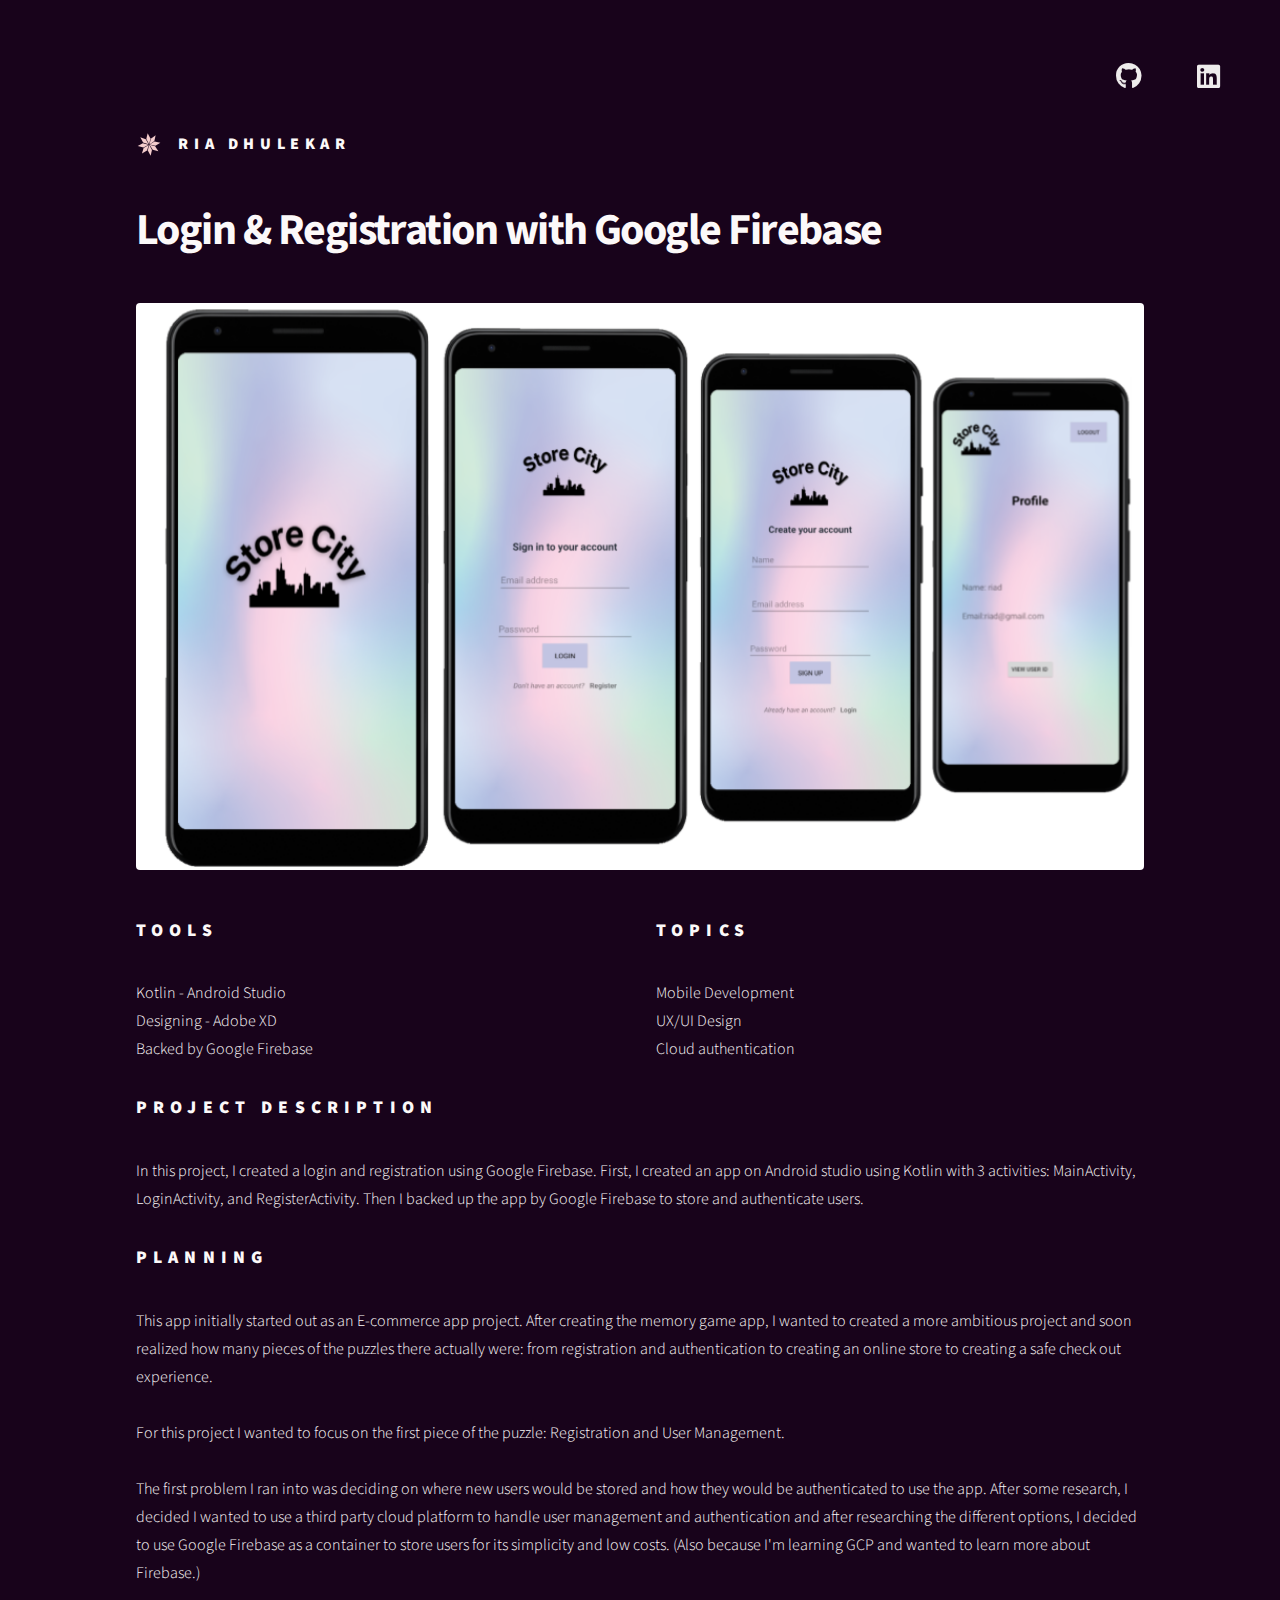
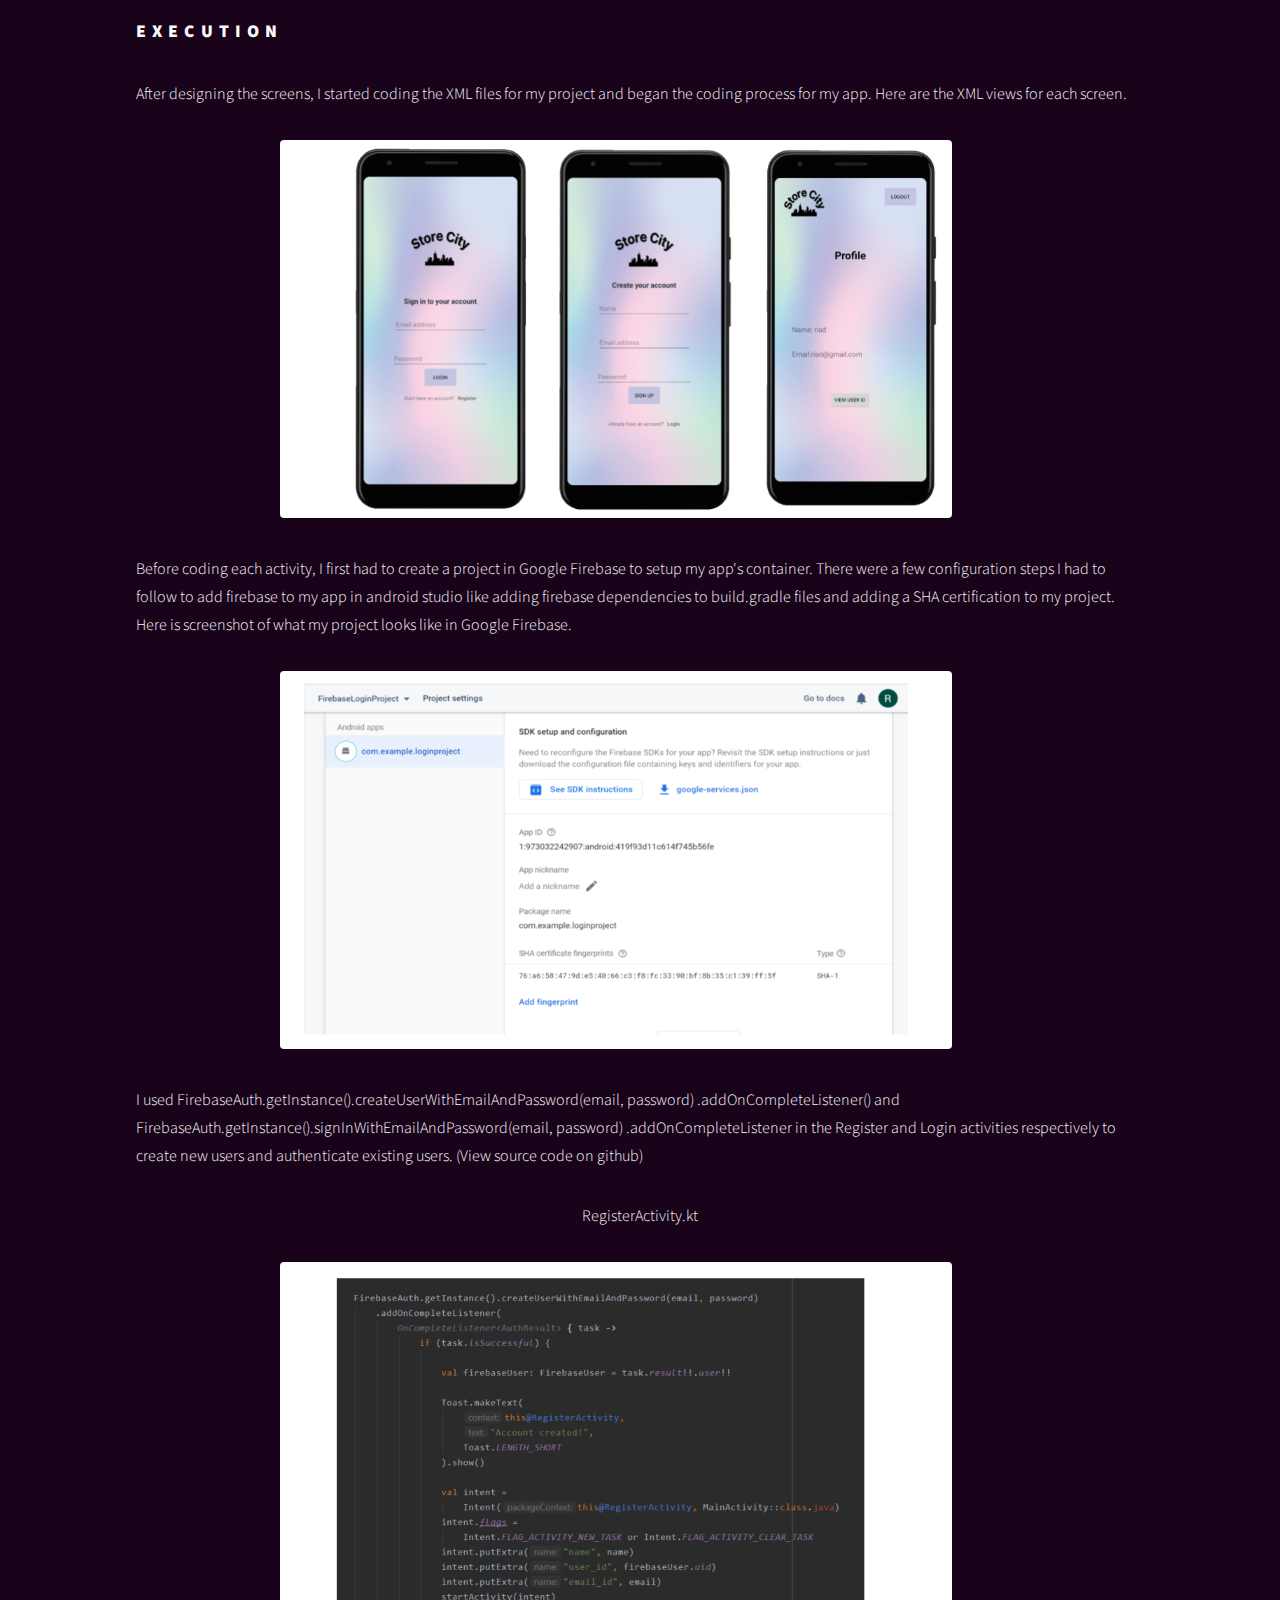
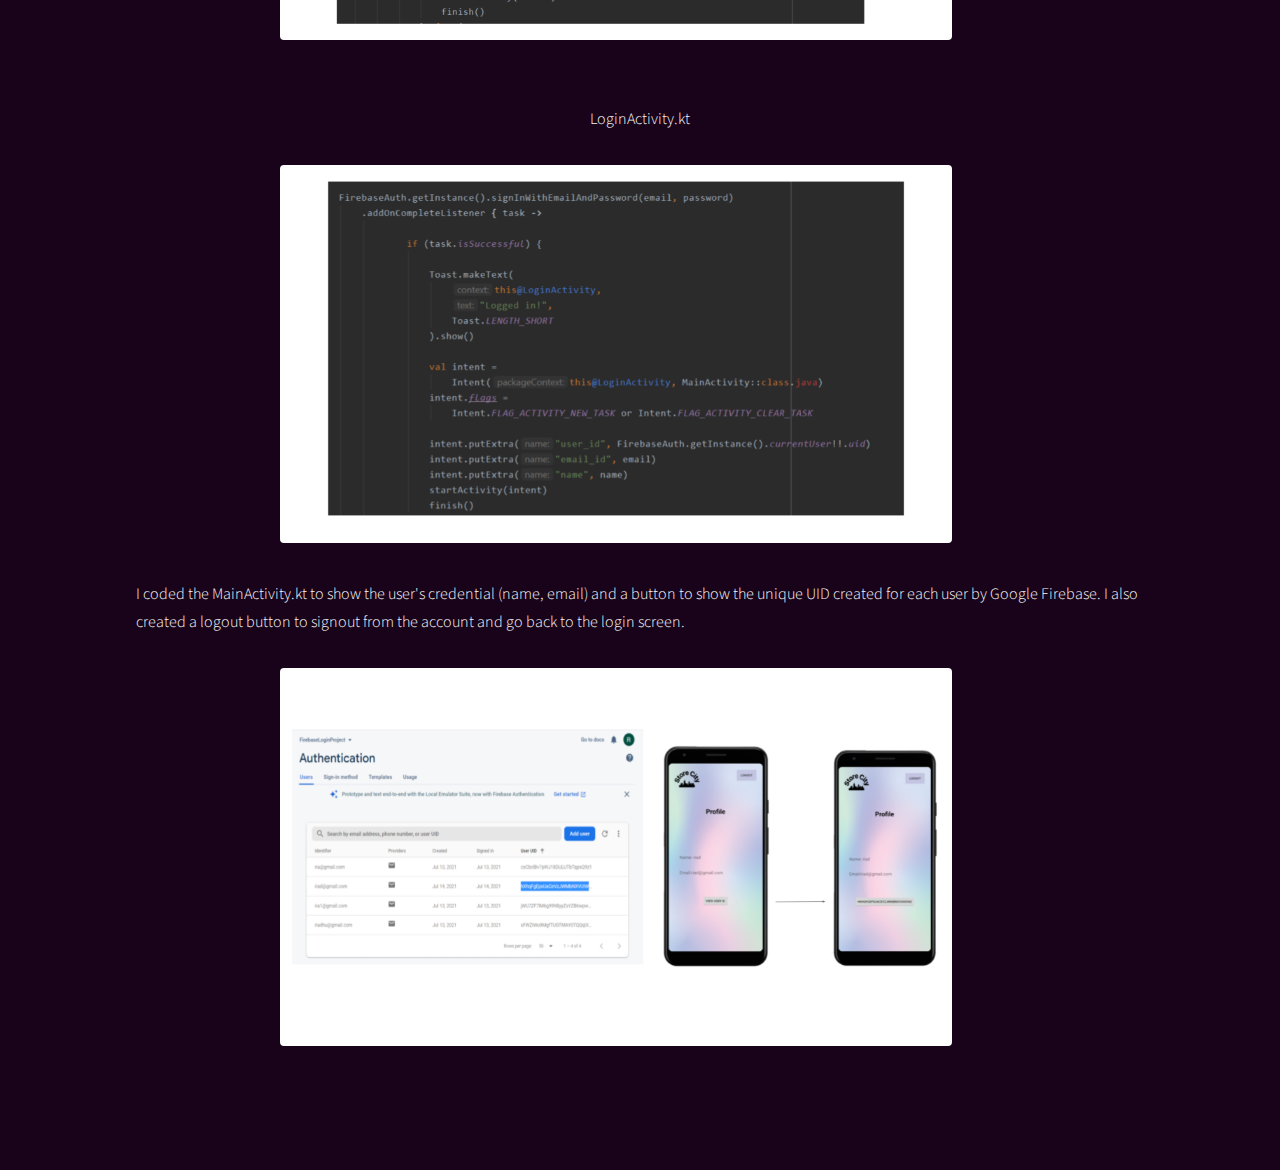
<file: loginFirebase.html>
<!DOCTYPE HTML>
<!--
	Phantom by HTML5 UP
	html5up.net | @ajlkn
	Free for personal and commercial use under the CCA 3.0 license (html5up.net/license)
-->
<html>
	<head>
		<style>				
			/* Set additional styling options for the columns*/
			.column {
			float: left;
			width: 50%;
			}
		
			.row:after {
			content: "";
			display: table;
			clear: both;
			}
		</style>
		<title>Login & Registration</title>
		<meta charset="utf-8" />
		<meta name="viewport" content="width=device-width, initial-scale=1, user-scalable=no" />
		<link rel="stylesheet" href="assets/css/main.css" />
		<noscript><link rel="stylesheet" href="assets/css/noscript.css" /></noscript>
	</head>
	<body class="is-preload">
		<!-- Wrapper -->
			<div id="wrapper">

				<!-- Header -->
					<header id="header">
						<div class="inner">

							<!-- Logo -->
                            <a href="index.html" class="logo">
                                <span class="symbol"><img src="images/logo.svg" alt="" /></span><span class="title">Ria Dhulekar</span>
                            </a>

							<!-- Nav -->
								<nav>
									<ul>
                                        <!-- <li><a href="aboutme.html" class="icon btn">About Me</a></li> -->
										<li><a href="https://github.com/riadhule" class="icon brands style2 fa-github"><span class="label">GitHub</span></a></li>
										<li><a href="https://www.linkedin.com/in/riadhulekar/" class="icon brands style2 fa-linkedin"><span class="label">linkedin</span></a></li>
									</ul>
								</nav>

						</div>
					</header>
					

				<!-- Menu -->
					<!-- <nav id="menu">
						<h2>Menu</h2>
						<ul>
							<li><a href="index.html">Home</a></li>
							<li><a href="generic.html">Ipsum veroeros</a></li>
							<li><a href="generic.html">Tempus etiam</a></li>
							<li><a href="generic.html">Consequat dolor</a></li>
							<li><a href="elements.html">Elements</a></li>
						</ul>
					</nav>  -->

				<!-- Main -->
					<div id="main">
						<div class="inner">
							<h1>Login & Registration with Google Firebase</h1>
							<span class="image main"><img src="images/hero_login.png" alt="" /></span>
					
							<div class="row">
								<div class="column">
									<h2>Tools </h2>
									<p>Kotlin - Android Studio<br> Designing - Adobe XD <br> Backed by Google Firebase</p>
								</div>
								<div class="column" style=>
									<h2>Topics</h2>
									<p>Mobile Development<br> UX/UI Design<br>Cloud authentication</p>
								</div>
							</div>
							<h2>Project Description</h2>
							<p>In this project, I created a login and registration using Google Firebase. First, I created an app on Android studio using Kotlin with 3 activities: MainActivity, LoginActivity, and RegisterActivity. Then I backed up the app by Google Firebase to store and authenticate users.  </p>
							<h2>Planning</h2>
                            <p>This app initially started out as an E-commerce app project. After creating the memory game app, I wanted to created a more ambitious project and soon realized how many pieces of the puzzles there actually were: from registration and authentication to creating an online store to creating a safe check out experience. <br> <br>
                                For this project I wanted to focus on the first piece of the puzzle: Registration and User Management.<br> <br>
                                The first problem I ran into was deciding on where new users would be stored and how they would be authenticated to use the app. After some research, I decided I wanted to use a third party cloud platform to handle user management and authentication and after researching the different options, I decided to use Google Firebase as a container to store users for its simplicity and low costs. (Also because I'm learning GCP and wanted to learn more about Firebase.) 
                            </p>
                            <h2>Execution</h2>
                            <p>After designing the screens, I started coding the XML files for my project and began the coding process for my app. Here are the XML views for each screen.</p>
                            <span class="plan image"><img src ="images/login_registration_main.png" width=auto height=auto  alt="" class="center"/></span>
                            <p><br>Before coding each activity, I first had to create a project in Google Firebase to setup my app's container. There were a few configuration steps I had to follow to add firebase to my app in android studio like adding firebase dependencies to build.gradle files and adding a SHA certification to my project. Here is screenshot of what my project looks like in Google Firebase.</p>
                            <span class="plan image"><img src ="images/sha_certificate.png" width=auto height=auto  alt="" class="center"/></span>
                            <p><br>I used FirebaseAuth.getInstance().createUserWithEmailAndPassword(email, password) .addOnCompleteListener() and FirebaseAuth.getInstance().signInWithEmailAndPassword(email, password) .addOnCompleteListener in the Register and Login activities respectively to create new users and authenticate existing users. (View source code on github)</p>
                            
                            <p style="text-align:center">RegisterActivity.kt</p>
                            <span class="plan image"><img src ="images/register.png" width=auto height=auto  alt="" class="center"/></span>
                            
                            <p style="text-align:center"><br><br>LoginActivity.kt</p>
                            <span class="plan image"><img src ="images/login.png" width=auto height=auto  alt="" class="center"/></span>
                        
                            <p><br>I coded the MainActivity.kt to show the user's credential (name, email) and a button to show the unique UID created for each user by Google Firebase. I also created a logout button to signout from the account and go back to the login screen.<br></p>
							<span class="plan image"><img src ="images/showuidauth.png" width=auto height=auto  alt="" class="center"/><br></span>


							<!-- <h2>Prototype</h2>
							<video width="700" height="400" controls>
								<source src="video/loginandregister.mp4" type="video/mp4" class="center">
							</video>
								
						</div> -->
					</div>

				<!-- Footer -->
					<!-- <footer id="footer">
						<div class="inner">
							<section>
								<h2>Get in touch</h2>
								<form method="post" action="#">
									<div class="fields">
										<div class="field half">
											<input type="text" name="name" id="name" placeholder="Name" />
										</div>
										<div class="field half">
											<input type="email" name="email" id="email" placeholder="Email" />
										</div>
										<div class="field">
											<textarea name="message" id="message" placeholder="Message"></textarea>
										</div>
									</div>
									<ul class="actions">
										<li><input type="submit" value="Send" class="primary" /></li>
									</ul>
								</form>
							</section>
							<section>
								<h2>Follow</h2>
								<ul class="icons">
									<li><a href="#" class="icon brands style2 fa-twitter"><span class="label">Twitter</span></a></li>
									<li><a href="#" class="icon brands style2 fa-facebook-f"><span class="label">Facebook</span></a></li>
									<li><a href="#" class="icon brands style2 fa-instagram"><span class="label">Instagram</span></a></li>
									<li><a href="#" class="icon brands style2 fa-dribbble"><span class="label">Dribbble</span></a></li>
									<li><a href="#" class="icon brands style2 fa-github"><span class="label">GitHub</span></a></li>
									<li><a href="#" class="icon brands style2 fa-500px"><span class="label">500px</span></a></li>
									<li><a href="#" class="icon solid style2 fa-phone"><span class="label">Phone</span></a></li>
									<li><a href="#" class="icon solid style2 fa-envelope"><span class="label">Email</span></a></li>
								</ul>
							</section>
							<ul class="copyright">
								<li>&copy; Untitled. All rights reserved</li><li>Design: <a href="http://html5up.net">HTML5 UP</a></li>
							</ul>
						</div>
					</footer>

			</div> -->

		<!-- Scripts -->
			<script src="assets/js/jquery.min.js"></script>
			<script src="assets/js/browser.min.js"></script>
			<script src="assets/js/breakpoints.min.js"></script>
			<script src="assets/js/util.js"></script>
			<script src="assets/js/main.js"></script>

	</body>
</html>
</file>
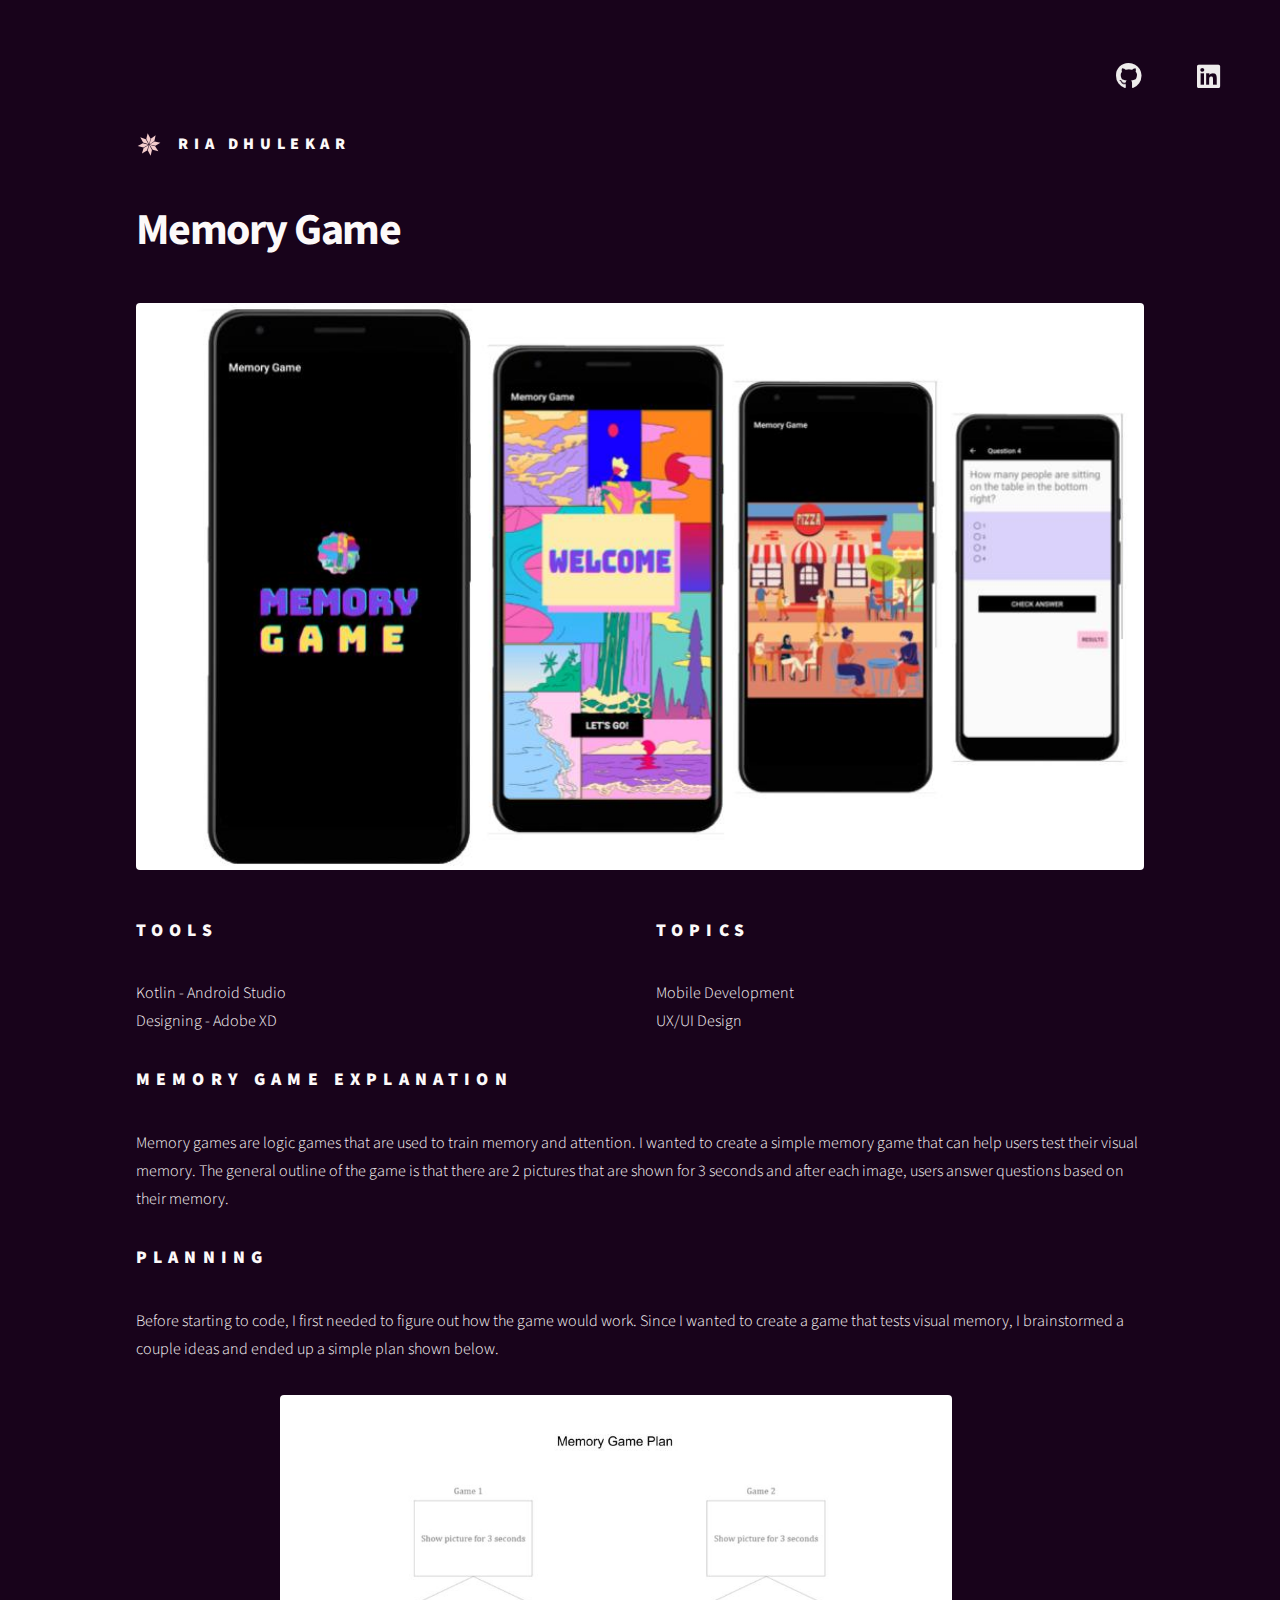
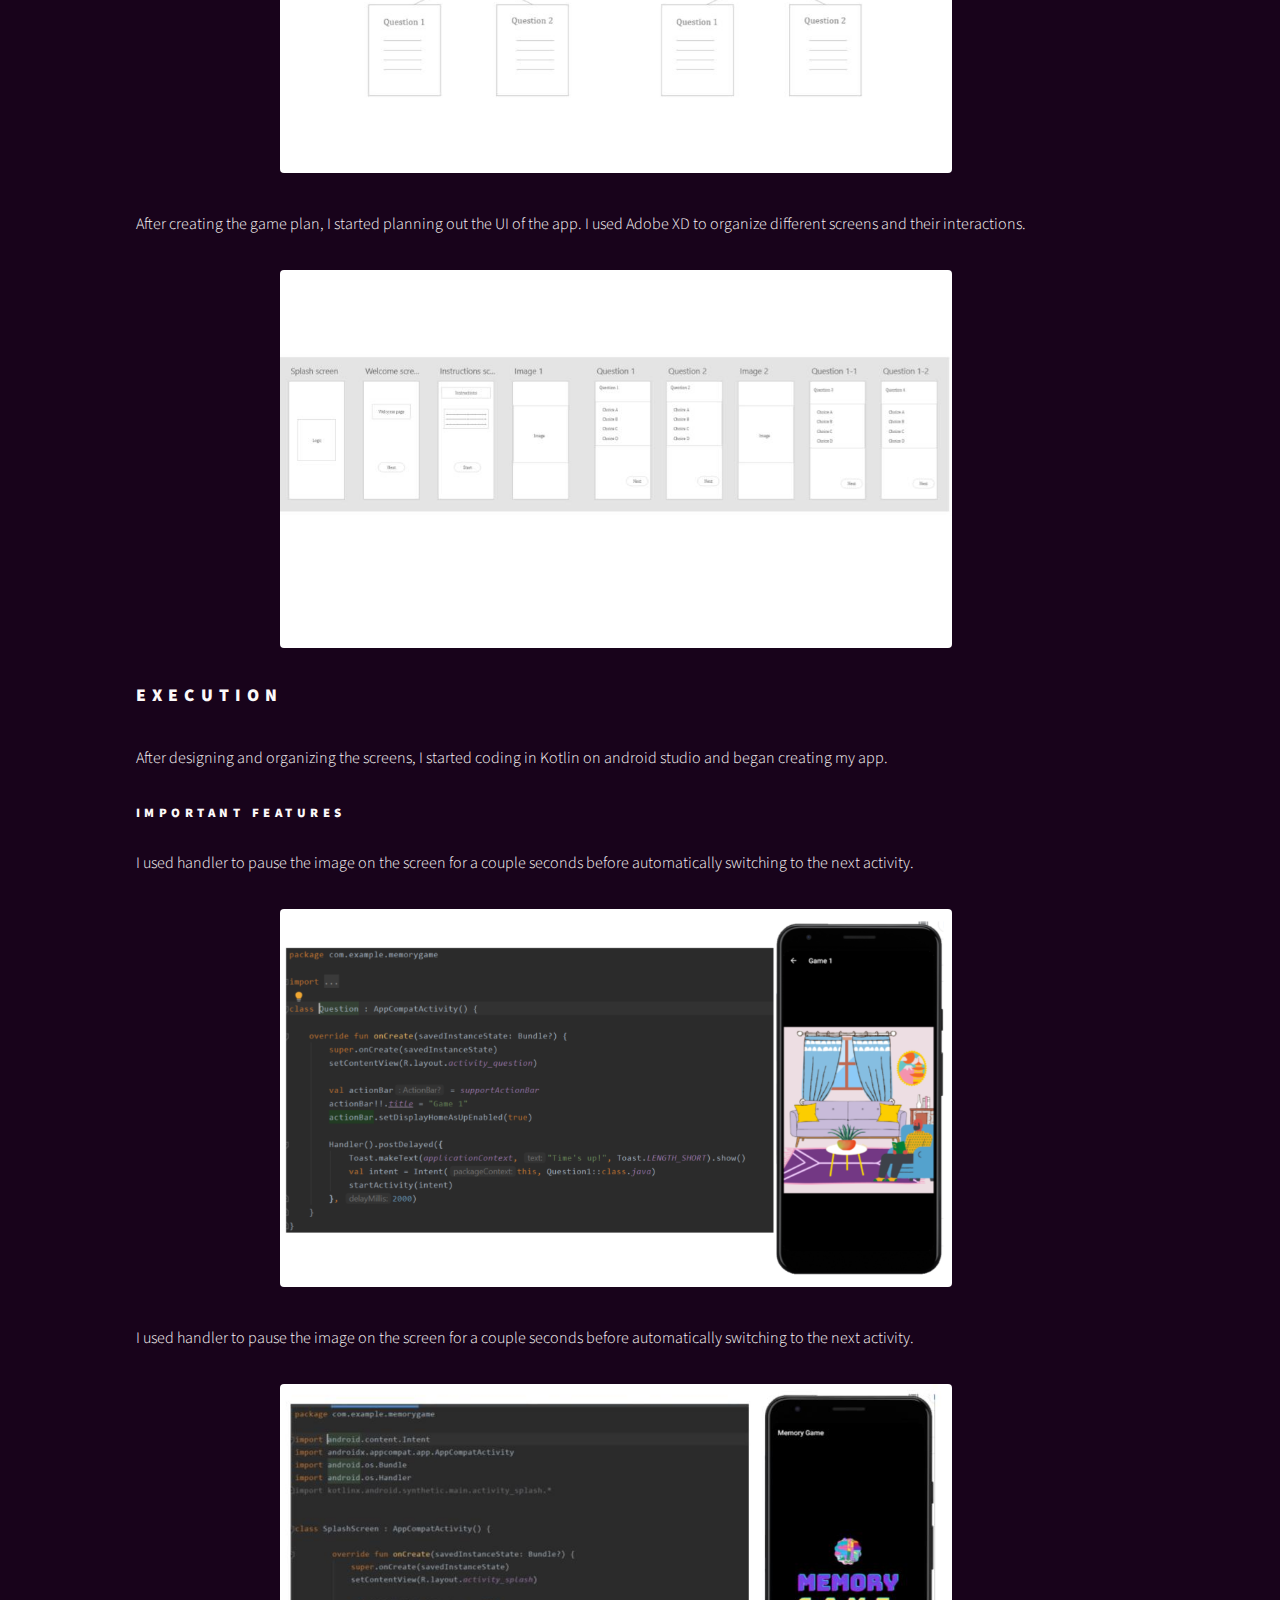
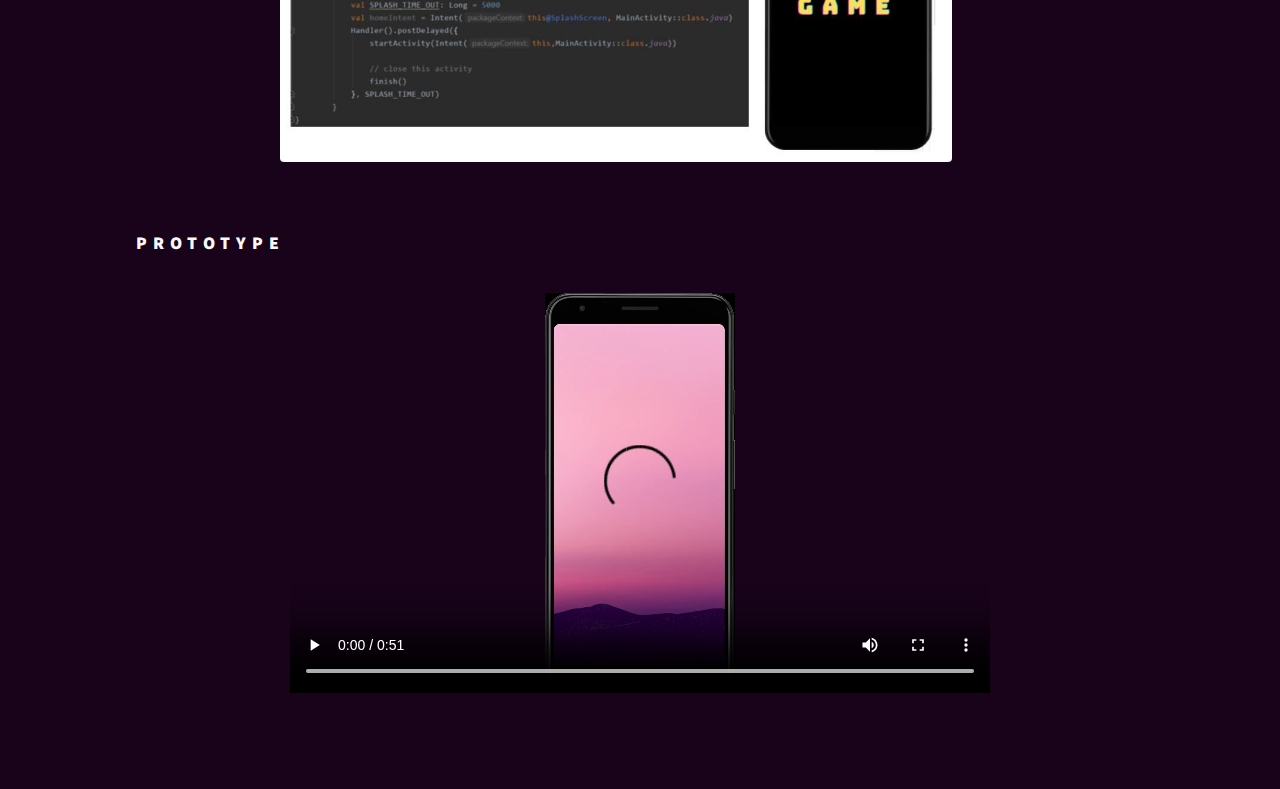
<file: memorygame.html>
<!DOCTYPE HTML>
<!--
	Phantom by HTML5 UP
	html5up.net | @ajlkn
	Free for personal and commercial use under the CCA 3.0 license (html5up.net/license)
-->
<html>
	<head>
		<style>				
			/* Set additional styling options for the columns*/
			.column {
			float: left;
			width: 50%;
			}
		
			.row:after {
			content: "";
			display: table;
			clear: both;
			}
		</style>
		<title>Memory Game</title>
		<meta charset="utf-8" />
		<meta name="viewport" content="width=device-width, initial-scale=1, user-scalable=no" />
		<link rel="stylesheet" href="assets/css/main.css" />
		<noscript><link rel="stylesheet" href="assets/css/noscript.css" /></noscript>
	</head>
	<body class="is-preload">
		<!-- Wrapper -->
			<div id="wrapper">

				<!-- Header -->
					<header id="header">
						<div class="inner">

							<!-- Logo -->
								<a href="index.html" class="logo">
									<span class="symbol"><img src="images/logo.svg" alt="" /></span><span class="title">Ria Dhulekar</span>
								</a>

							<!-- Nav -->
								<nav>
									<ul>
										<!--<li><a href="aboutme.html" class="icon btn">About Me</a></li>-->
										<li><a href="https://github.com/riadhule" class="icon brands style2 fa-github"><span class="label">GitHub</span></a></li>
										<li><a href="https://www.linkedin.com/in/riadhulekar/" class="icon brands style2 fa-linkedin"><span class="label">linkedin</span></a></li>
									</ul>
								</nav>

						</div>
					</header>
					

				<!-- Menu -->
					<!-- <nav id="menu">
						<h2>Menu</h2>
						<ul>
							<li><a href="index.html">Home</a></li>
							<li><a href="generic.html">Ipsum veroeros</a></li>
							<li><a href="generic.html">Tempus etiam</a></li>
							<li><a href="generic.html">Consequat dolor</a></li>
							<li><a href="elements.html">Elements</a></li>
						</ul>
					</nav>  -->

				<!-- Main -->
					<div id="main">
						<div class="inner">
							<h1>Memory Game</h1>
							<span class="image main"><img src="images/memory_game_main.jpg" alt="" /></span>
					
							<div class="row">
								<div class="column">
									<h2>Tools </h2>
									<p>Kotlin - Android Studio<br> Designing - Adobe XD</p>
								</div>
								<div class="column" style=>
									<h2>Topics</h2>
									<p>Mobile Development<br> UX/UI Design</p>
								</div>
							</div>
							<h2>Memory Game Explanation</h2>
							<p>Memory games are logic games that are used to train memory and attention. I wanted to create a simple memory game that can help users test their visual memory. The general outline of the game is that there are 2 pictures that are shown for 3 seconds and after each image, users answer questions based on their memory.</p>
							<h2>Planning</h2>
							<p>Before starting to code, I first needed to figure out how the game would work. Since I wanted to create a game that tests visual memory, I brainstormed a couple ideas and ended up a simple plan shown below. </p>
							<span class="plan image"><img src ="images/gameplan.jpg" width=auto height=auto  alt="" class="center"/></span>
							<p><br>After creating the game plan, I started planning out the UI of the app. I used Adobe XD to organize different screens and their interactions. </p>
							<span class="plan image"><img src ="images/adobe_game.jpg" width=auto height=auto  alt="" class="center"/></span>
							
							<h2><br>Execution</h2>
							<p>After designing and organizing the screens, I started coding in Kotlin on android studio and began creating my app. </p>
							<h5>Important features</h5>
							<p>I used handler to pause the image on the screen for a couple seconds before automatically switching to the next activity. </p>
							<span class="plan image"><img src ="images/memoryscreenshot1.png" width=auto height=auto  alt="" class="center"/></span>
							<p><br>I used handler to pause the image on the screen for a couple seconds before automatically switching to the next activity. </p>
							<span class="plan image"><img src ="images/memorygamescreen.jpg" width=auto height=auto  alt="" class="center"/></span>
							<p><br></p>
							<h2>Prototype</h2>
							<video width="700" height="400" controls>
								<source src="video/memorygame.mp4" type="video/mp4" class="center">
							</video>
								
						</div>
					</div>

				<!-- Footer -->
					<!-- <footer id="footer">
						<div class="inner">
							<section>
								<h2>Get in touch</h2>
								<form method="post" action="#">
									<div class="fields">
										<div class="field half">
											<input type="text" name="name" id="name" placeholder="Name" />
										</div>
										<div class="field half">
											<input type="email" name="email" id="email" placeholder="Email" />
										</div>
										<div class="field">
											<textarea name="message" id="message" placeholder="Message"></textarea>
										</div>
									</div>
									<ul class="actions">
										<li><input type="submit" value="Send" class="primary" /></li>
									</ul>
								</form>
							</section>
							<section>
								<h2>Follow</h2>
								<ul class="icons">
									<li><a href="#" class="icon brands style2 fa-twitter"><span class="label">Twitter</span></a></li>
									<li><a href="#" class="icon brands style2 fa-facebook-f"><span class="label">Facebook</span></a></li>
									<li><a href="#" class="icon brands style2 fa-instagram"><span class="label">Instagram</span></a></li>
									<li><a href="#" class="icon brands style2 fa-dribbble"><span class="label">Dribbble</span></a></li>
									<li><a href="#" class="icon brands style2 fa-github"><span class="label">GitHub</span></a></li>
									<li><a href="#" class="icon brands style2 fa-500px"><span class="label">500px</span></a></li>
									<li><a href="#" class="icon solid style2 fa-phone"><span class="label">Phone</span></a></li>
									<li><a href="#" class="icon solid style2 fa-envelope"><span class="label">Email</span></a></li>
								</ul>
							</section>
							<ul class="copyright">
								<li>&copy; Untitled. All rights reserved</li><li>Design: <a href="http://html5up.net">HTML5 UP</a></li>
							</ul>
						</div>
					</footer>

			</div> -->

		<!-- Scripts -->
			<script src="assets/js/jquery.min.js"></script>
			<script src="assets/js/browser.min.js"></script>
			<script src="assets/js/breakpoints.min.js"></script>
			<script src="assets/js/util.js"></script>
			<script src="assets/js/main.js"></script>

	</body>
</html>
</file>
<file: assets/css/noscript.css>
/*
	Phantom by HTML5 UP
	html5up.net | @ajlkn
	Free for personal and commercial use under the CCA 3.0 license (html5up.net/license)
*/

/* Tiles */

	body.is-preload .tiles article {
		-moz-transform: none;
		-webkit-transform: none;
		-ms-transform: none;
		transform: none;
		opacity: 1;
	}
</file>
<file: assets/css/main.css>
@import url(fontawesome-all.min.css);
@import url("https://fonts.googleapis.com/css?family=Source+Sans+Pro:300,700,900");

/*
	Phantom by HTML5 UP
	html5up.net | @ajlkn
	Free for personal and commercial use under the CCA 3.0 license (html5up.net/license)
*/

html, body, div, span, applet, object,
iframe, h1, h2, h3, h4, h5, h6, p, blockquote,
pre, a, abbr, acronym, address, big, cite,
code, del, dfn, em, img, ins, kbd, q, s, samp,
small, strike, strong, sub, sup, tt, var, b,
u, i, center, dl, dt, dd, ol, ul, li, fieldset,
form, label, legend, table, caption, tbody,
tfoot, thead, tr, th, td, article, aside,
canvas, details, embed, figure, figcaption,
footer, header, hgroup, menu, nav, output, ruby,
section, summary, time, mark, audio, video {
	margin: 0;
	padding: 0;
	border: 0;
	font-size: 100%;
	font: inherit;
	vertical-align: baseline;}

article, aside, details, figcaption, figure,
footer, header, hgroup, menu, nav, section {
	display: block;}

body {
	line-height: 1;
}

ol, ul {
	list-style: none;
}

blockquote, q {
	quotes: none;
}

	blockquote:before, blockquote:after, q:before, q:after {
		content: '';
		content: none;
	}

table {
	border-collapse: collapse;
	border-spacing: 0;
}

body {
	-webkit-text-size-adjust: none;
}

mark {
	background-color: transparent;
	color: inherit;
}

input::-moz-focus-inner {
	border: 0;
	padding: 0;
}

input, select, textarea {
	-moz-appearance: none;
	-webkit-appearance: none;
	-ms-appearance: none;
	appearance: none;
}

/* Basic */

	@-ms-viewport {
		width: device-width;
	}

	body {
		-ms-overflow-style: scrollbar;
	}

	@media screen and (max-width: 480px) {

		html, body {
			min-width: 320px;
		}

	}

	html {
		box-sizing: border-box;
	}

	*, *:before, *:after {
		box-sizing: inherit;
	}

	body {
		background: #18031b;
	}

		body.is-preload *, body.is-preload *:before, body.is-preload *:after {
			-moz-animation: none !important;
			-webkit-animation: none !important;
			-ms-animation: none !important;
			animation: none !important;
			-moz-transition: none !important;
			-webkit-transition: none !important;
			-ms-transition: none !important;
			transition: none !important;
		}

/* Type */

	body, input, select, textarea {
		color: #fcf9f9;
		font-family: "Source Sans Pro", Helvetica, sans-serif;
		font-size: 16pt;
		font-weight: 300;
		line-height: 1.75;
	}

		@media screen and (max-width: 1680px) {

			body, input, select, textarea {
				font-size: 14pt;
			}

		}

		@media screen and (max-width: 1280px) {

			body, input, select, textarea {
				font-size: 12pt;
			}

		}

	a {
		-moz-transition: border-bottom-color 0.2s ease, color 0.2s ease;
		-webkit-transition: border-bottom-color 0.2s ease, color 0.2s ease;
		-ms-transition: border-bottom-color 0.2s ease, color 0.2s ease;
		transition: border-bottom-color 0.2s ease, color 0.2s ease;
		text-decoration: none;
		color: #2b1010;
		border-bottom: dotted 1px rgba(121, 117, 117, 0.5);
	}

		a:hover {
			border-bottom-color: transparent;
			color: #e597aa !important;
		}

	strong, b {
		font-weight: 900;
	}

	em, i {
		font-style: italic;
	}

	p {
		margin: 0 0 2em 0;
	}

	h1 {
		font-size: 2.75em;
		font-weight: 700;
		line-height: 1.3;
		margin: 0 0 1em 0;
		letter-spacing: -0.035em;
	}

		h1 a {
			color: inherit;
		}

		@media screen and (max-width: 736px) {

			h1 {
				font-size: 2em;
				margin: 0 0 1em 0;
			}

		}

		@media screen and (max-width: 360px) {

			h1 {
				font-size: 1.75em;
			}

		}

	h2, h3, h4, h5, h6 {
		font-weight: 900;
		line-height: 1.5;
		margin: 0 0 2em 0;
		text-transform: uppercase;
		letter-spacing: 0.35em;
	}

		h2 a, h3 a, h4 a, h5 a, h6 a {
			color: inherit;
		}

	h2 {
		font-size: 1.1em;
	}

	h3 {
		font-size: 1em;
	}

	h4 {
		font-size: 0.8em;
	}

	h5 {
		font-size: 0.8em;
	}

	h6 {
		font-size: 0.8em;
	}

	@media screen and (max-width: 980px) {

		h1 br, h2 br, h3 br, h4 br, h5 br, h6 br {
			display: none;
		}

	}

	@media screen and (max-width: 736px) {

		h2 {
			font-size: 1em;
		}

		h3 {
			font-size: 0.8em;
		}

	}

	sub {
		font-size: 0.8em;
		position: relative;
		top: 0.5em;
	}

	sup {
		font-size: 0.8em;
		position: relative;
		top: -0.5em;
	}

	blockquote {
		border-left: solid 4px #c9c9c9;
		font-style: italic;
		margin: 0 0 2em 0;
		padding: 0.5em 0 0.5em 2em;
	}

	code {
		background: rgba(144, 144, 144, 0.075);
		border-radius: 4px;
		border: solid 1px #c9c9c9;
		font-family: "Courier New", monospace;
		font-size: 0.9em;
		margin: 0 0.25em;
		padding: 0.25em 0.65em;
	}

	pre {
		-webkit-overflow-scrolling: touch;
		font-family: "Courier New", monospace;
		font-size: 0.9em;
		margin: 0 0 2em 0;
	}

		pre code {
			display: block;
			line-height: 1.75;
			padding: 1em 1.5em;
			overflow-x: auto;
		}

	hr {
		border: 0;
		border-bottom: solid 1px #c9c9c9;
		margin: 2em 0;
	}

		hr.major {
			margin: 3em 0;
		}

	.align-left {
		text-align: left;
	}

	.align-center {
		text-align: center;
	}

	.align-right {
		text-align: right;
	}

/* Row */

	.row {
		display: flex;
		flex-wrap: wrap;
		box-sizing: border-box;
		align-items: stretch;
	}

		.row > * {
			box-sizing: border-box;
		}

		.row.gtr-uniform > * > :last-child {
			margin-bottom: 0;
		}

		.row.aln-left {
			justify-content: flex-start;
		}

		.row.aln-center {
			justify-content: center;
		}

		.row.aln-right {
			justify-content: flex-end;
		}

		.row.aln-top {
			align-items: flex-start;
		}

		.row.aln-middle {
			align-items: center;
		}

		.row.aln-bottom {
			align-items: flex-end;
		}

		.row > .imp {
			order: -1;
		}

		.row > .col-1 {
			width: 8.33333%;
		}

		.row > .off-1 {
			margin-left: 8.33333%;
		}

		.row > .col-2 {
			width: 16.66667%;
		}

		.row > .off-2 {
			margin-left: 16.66667%;
		}

		.row > .col-3 {
			width: 25%;
		}

		.row > .off-3 {
			margin-left: 25%;
		}

		.row > .col-4 {
			width: 33.33333%;
		}

		.row > .off-4 {
			margin-left: 33.33333%;
		}

		.row > .col-5 {
			width: 41.66667%;
		}

		.row > .off-5 {
			margin-left: 41.66667%;
		}

		.row > .col-6 {
			width: 50%;
		}

		.row > .off-6 {
			margin-left: 50%;
		}

		.row > .col-7 {
			width: 58.33333%;
		}

		.row > .off-7 {
			margin-left: 58.33333%;
		}

		.row > .col-8 {
			width: 66.66667%;
		}

		.row > .off-8 {
			margin-left: 66.66667%;
		}

		.row > .col-9 {
			width: 75%;
		}

		.row > .off-9 {
			margin-left: 75%;
		}

		.row > .col-10 {
			width: 83.33333%;
		}

		.row > .off-10 {
			margin-left: 83.33333%;
		}

		.row > .col-11 {
			width: 91.66667%;
		}

		.row > .off-11 {
			margin-left: 91.66667%;
		}

		.row > .col-12 {
			width: 100%;
		}

		.row > .off-12 {
			margin-left: 100%;
		}

		.row.gtr-0 {
			margin-top: 0;
			margin-left: 0em;
		}

			.row.gtr-0 > * {
				padding: 0 0 0 0em;
			}

			.row.gtr-0.gtr-uniform {
				margin-top: 0em;
			}

				.row.gtr-0.gtr-uniform > * {
					padding-top: 0em;
				}

		.row.gtr-25 {
			margin-top: 0;
			margin-left: -0.5em;
		}

			.row.gtr-25 > * {
				padding: 0 0 0 0.5em;
			}

			.row.gtr-25.gtr-uniform {
				margin-top: -0.5em;
			}

				.row.gtr-25.gtr-uniform > * {
					padding-top: 0.5em;
				}

		.row.gtr-50 {
			margin-top: 0;
			margin-left: -1em;
		}

			.row.gtr-50 > * {
				padding: 0 0 0 1em;
			}

			.row.gtr-50.gtr-uniform {
				margin-top: -1em;
			}

				.row.gtr-50.gtr-uniform > * {
					padding-top: 1em;
				}

		.row {
			margin-top: 0;
			margin-left: -2em;
		}

			.row > * {
				padding: 0 0 0 2em;
			}

			.row.gtr-uniform {
				margin-top: -2em;
			}

				.row.gtr-uniform > * {
					padding-top: 2em;
				}

		.row.gtr-150 {
			margin-top: 0;
			margin-left: -3em;
		}

			.row.gtr-150 > * {
				padding: 0 0 0 3em;
			}

			.row.gtr-150.gtr-uniform {
				margin-top: -3em;
			}

				.row.gtr-150.gtr-uniform > * {
					padding-top: 3em;
				}

		.row.gtr-200 {
			margin-top: 0;
			margin-left: -4em;
		}

			.row.gtr-200 > * {
				padding: 0 0 0 4em;
			}

			.row.gtr-200.gtr-uniform {
				margin-top: -4em;
			}

				.row.gtr-200.gtr-uniform > * {
					padding-top: 4em;
				}

		@media screen and (max-width: 1680px) {

			.row {
				display: flex;
				flex-wrap: wrap;
				box-sizing: border-box;
				align-items: stretch;
			}

				.row > * {
					box-sizing: border-box;
				}

				.row.gtr-uniform > * > :last-child {
					margin-bottom: 0;
				}

				.row.aln-left {
					justify-content: flex-start;
				}

				.row.aln-center {
					justify-content: center;
				}

				.row.aln-right {
					justify-content: flex-end;
				}

				.row.aln-top {
					align-items: flex-start;
				}

				.row.aln-middle {
					align-items: center;
				}

				.row.aln-bottom {
					align-items: flex-end;
				}

				.row > .imp-xlarge {
					order: -1;
				}

				.row > .col-1-xlarge {
					width: 8.33333%;
				}

				.row > .off-1-xlarge {
					margin-left: 8.33333%;
				}

				.row > .col-2-xlarge {
					width: 16.66667%;
				}

				.row > .off-2-xlarge {
					margin-left: 16.66667%;
				}

				.row > .col-3-xlarge {
					width: 25%;
				}

				.row > .off-3-xlarge {
					margin-left: 25%;
				}

				.row > .col-4-xlarge {
					width: 33.33333%;
				}

				.row > .off-4-xlarge {
					margin-left: 33.33333%;
				}

				.row > .col-5-xlarge {
					width: 41.66667%;
				}

				.row > .off-5-xlarge {
					margin-left: 41.66667%;
				}

				.row > .col-6-xlarge {
					width: 50%;
				}

				.row > .off-6-xlarge {
					margin-left: 50%;
				}

				.row > .col-7-xlarge {
					width: 58.33333%;
				}

				.row > .off-7-xlarge {
					margin-left: 58.33333%;
				}

				.row > .col-8-xlarge {
					width: 66.66667%;
				}

				.row > .off-8-xlarge {
					margin-left: 66.66667%;
				}

				.row > .col-9-xlarge {
					width: 75%;
				}

				.row > .off-9-xlarge {
					margin-left: 75%;
				}

				.row > .col-10-xlarge {
					width: 83.33333%;
				}

				.row > .off-10-xlarge {
					margin-left: 83.33333%;
				}

				.row > .col-11-xlarge {
					width: 91.66667%;
				}

				.row > .off-11-xlarge {
					margin-left: 91.66667%;
				}

				.row > .col-12-xlarge {
					width: 100%;
				}

				.row > .off-12-xlarge {
					margin-left: 100%;
				}

				.row.gtr-0 {
					margin-top: 0;
					margin-left: 0em;
				}

					.row.gtr-0 > * {
						padding: 0 0 0 0em;
					}

					.row.gtr-0.gtr-uniform {
						margin-top: 0em;
					}

						.row.gtr-0.gtr-uniform > * {
							padding-top: 0em;
						}

				.row.gtr-25 {
					margin-top: 0;
					margin-left: -0.5em;
				}

					.row.gtr-25 > * {
						padding: 0 0 0 0.5em;
					}

					.row.gtr-25.gtr-uniform {
						margin-top: -0.5em;
					}

						.row.gtr-25.gtr-uniform > * {
							padding-top: 0.5em;
						}

				.row.gtr-50 {
					margin-top: 0;
					margin-left: -1em;
				}

					.row.gtr-50 > * {
						padding: 0 0 0 1em;
					}

					.row.gtr-50.gtr-uniform {
						margin-top: -1em;
					}

						.row.gtr-50.gtr-uniform > * {
							padding-top: 1em;
						}

				.row {
					margin-top: 0;
					margin-left: -2em;
				}

					.row > * {
						padding: 0 0 0 2em;
					}

					.row.gtr-uniform {
						margin-top: -2em;
					}

						.row.gtr-uniform > * {
							padding-top: 2em;
						}

				.row.gtr-150 {
					margin-top: 0;
					margin-left: -3em;
				}

					.row.gtr-150 > * {
						padding: 0 0 0 3em;
					}

					.row.gtr-150.gtr-uniform {
						margin-top: -3em;
					}

						.row.gtr-150.gtr-uniform > * {
							padding-top: 3em;
						}

				.row.gtr-200 {
					margin-top: 0;
					margin-left: -4em;
				}

					.row.gtr-200 > * {
						padding: 0 0 0 4em;
					}

					.row.gtr-200.gtr-uniform {
						margin-top: -4em;
					}

						.row.gtr-200.gtr-uniform > * {
							padding-top: 4em;
						}

		}

		@media screen and (max-width: 1280px) {

			.row {
				display: flex;
				flex-wrap: wrap;
				box-sizing: border-box;
				align-items: stretch;
			}

				.row > * {
					box-sizing: border-box;
				}

				.row.gtr-uniform > * > :last-child {
					margin-bottom: 0;
				}

				.row.aln-left {
					justify-content: flex-start;
				}

				.row.aln-center {
					justify-content: center;
				}

				.row.aln-right {
					justify-content: flex-end;
				}

				.row.aln-top {
					align-items: flex-start;
				}

				.row.aln-middle {
					align-items: center;
				}

				.row.aln-bottom {
					align-items: flex-end;
				}

				.row > .imp-large {
					order: -1;
				}

				.row > .col-1-large {
					width: 8.33333%;
				}

				.row > .off-1-large {
					margin-left: 8.33333%;
				}

				.row > .col-2-large {
					width: 16.66667%;
				}

				.row > .off-2-large {
					margin-left: 16.66667%;
				}

				.row > .col-3-large {
					width: 25%;
				}

				.row > .off-3-large {
					margin-left: 25%;
				}

				.row > .col-4-large {
					width: 33.33333%;
				}

				.row > .off-4-large {
					margin-left: 33.33333%;
				}

				.row > .col-5-large {
					width: 41.66667%;
				}

				.row > .off-5-large {
					margin-left: 41.66667%;
				}

				.row > .col-6-large {
					width: 50%;
				}

				.row > .off-6-large {
					margin-left: 50%;
				}

				.row > .col-7-large {
					width: 58.33333%;
				}

				.row > .off-7-large {
					margin-left: 58.33333%;
				}

				.row > .col-8-large {
					width: 66.66667%;
				}

				.row > .off-8-large {
					margin-left: 66.66667%;
				}

				.row > .col-9-large {
					width: 75%;
				}

				.row > .off-9-large {
					margin-left: 75%;
				}

				.row > .col-10-large {
					width: 83.33333%;
				}

				.row > .off-10-large {
					margin-left: 83.33333%;
				}

				.row > .col-11-large {
					width: 91.66667%;
				}

				.row > .off-11-large {
					margin-left: 91.66667%;
				}

				.row > .col-12-large {
					width: 100%;
				}

				.row > .off-12-large {
					margin-left: 100%;
				}

				.row.gtr-0 {
					margin-top: 0;
					margin-left: 0em;
				}

					.row.gtr-0 > * {
						padding: 0 0 0 0em;
					}

					.row.gtr-0.gtr-uniform {
						margin-top: 0em;
					}

						.row.gtr-0.gtr-uniform > * {
							padding-top: 0em;
						}

				.row.gtr-25 {
					margin-top: 0;
					margin-left: -0.5em;
				}

					.row.gtr-25 > * {
						padding: 0 0 0 0.5em;
					}

					.row.gtr-25.gtr-uniform {
						margin-top: -0.5em;
					}

						.row.gtr-25.gtr-uniform > * {
							padding-top: 0.5em;
						}

				.row.gtr-50 {
					margin-top: 0;
					margin-left: -1em;
				}

					.row.gtr-50 > * {
						padding: 0 0 0 1em;
					}

					.row.gtr-50.gtr-uniform {
						margin-top: -1em;
					}

						.row.gtr-50.gtr-uniform > * {
							padding-top: 1em;
						}

				.row {
					margin-top: 0;
					margin-left: -2em;
				}

					.row > * {
						padding: 0 0 0 2em;
					}

					.row.gtr-uniform {
						margin-top: -2em;
					}

						.row.gtr-uniform > * {
							padding-top: 2em;
						}

				.row.gtr-150 {
					margin-top: 0;
					margin-left: -3em;
				}

					.row.gtr-150 > * {
						padding: 0 0 0 3em;
					}

					.row.gtr-150.gtr-uniform {
						margin-top: -3em;
					}

						.row.gtr-150.gtr-uniform > * {
							padding-top: 3em;
						}

				.row.gtr-200 {
					margin-top: 0;
					margin-left: -4em;
				}

					.row.gtr-200 > * {
						padding: 0 0 0 4em;
					}

					.row.gtr-200.gtr-uniform {
						margin-top: -4em;
					}

						.row.gtr-200.gtr-uniform > * {
							padding-top: 4em;
						}

		}

		@media screen and (max-width: 980px) {

			.row {
				display: flex;
				flex-wrap: wrap;
				box-sizing: border-box;
				align-items: stretch;
			}

				.row > * {
					box-sizing: border-box;
				}

				.row.gtr-uniform > * > :last-child {
					margin-bottom: 0;
				}

				.row.aln-left {
					justify-content: flex-start;
				}

				.row.aln-center {
					justify-content: center;
				}

				.row.aln-right {
					justify-content: flex-end;
				}

				.row.aln-top {
					align-items: flex-start;
				}

				.row.aln-middle {
					align-items: center;
				}

				.row.aln-bottom {
					align-items: flex-end;
				}

				.row > .imp-medium {
					order: -1;
				}

				.row > .col-1-medium {
					width: 8.33333%;
				}

				.row > .off-1-medium {
					margin-left: 8.33333%;
				}

				.row > .col-2-medium {
					width: 16.66667%;
				}

				.row > .off-2-medium {
					margin-left: 16.66667%;
				}

				.row > .col-3-medium {
					width: 25%;
				}

				.row > .off-3-medium {
					margin-left: 25%;
				}

				.row > .col-4-medium {
					width: 33.33333%;
				}

				.row > .off-4-medium {
					margin-left: 33.33333%;
				}

				.row > .col-5-medium {
					width: 41.66667%;
				}

				.row > .off-5-medium {
					margin-left: 41.66667%;
				}

				.row > .col-6-medium {
					width: 50%;
				}

				.row > .off-6-medium {
					margin-left: 50%;
				}

				.row > .col-7-medium {
					width: 58.33333%;
				}

				.row > .off-7-medium {
					margin-left: 58.33333%;
				}

				.row > .col-8-medium {
					width: 66.66667%;
				}

				.row > .off-8-medium {
					margin-left: 66.66667%;
				}

				.row > .col-9-medium {
					width: 75%;
				}

				.row > .off-9-medium {
					margin-left: 75%;
				}

				.row > .col-10-medium {
					width: 83.33333%;
				}

				.row > .off-10-medium {
					margin-left: 83.33333%;
				}

				.row > .col-11-medium {
					width: 91.66667%;
				}

				.row > .off-11-medium {
					margin-left: 91.66667%;
				}

				.row > .col-12-medium {
					width: 100%;
				}

				.row > .off-12-medium {
					margin-left: 100%;
				}

				.row.gtr-0 {
					margin-top: 0;
					margin-left: 0em;
				}

					.row.gtr-0 > * {
						padding: 0 0 0 0em;
					}

					.row.gtr-0.gtr-uniform {
						margin-top: 0em;
					}

						.row.gtr-0.gtr-uniform > * {
							padding-top: 0em;
						}

				.row.gtr-25 {
					margin-top: 0;
					margin-left: -0.375em;
				}

					.row.gtr-25 > * {
						padding: 0 0 0 0.375em;
					}

					.row.gtr-25.gtr-uniform {
						margin-top: -0.375em;
					}

						.row.gtr-25.gtr-uniform > * {
							padding-top: 0.375em;
						}

				.row.gtr-50 {
					margin-top: 0;
					margin-left: -0.75em;
				}

					.row.gtr-50 > * {
						padding: 0 0 0 0.75em;
					}

					.row.gtr-50.gtr-uniform {
						margin-top: -0.75em;
					}

						.row.gtr-50.gtr-uniform > * {
							padding-top: 0.75em;
						}

				.row {
					margin-top: 0;
					margin-left: -1.5em;
				}

					.row > * {
						padding: 0 0 0 1.5em;
					}

					.row.gtr-uniform {
						margin-top: -1.5em;
					}

						.row.gtr-uniform > * {
							padding-top: 1.5em;
						}

				.row.gtr-150 {
					margin-top: 0;
					margin-left: -2.25em;
				}

					.row.gtr-150 > * {
						padding: 0 0 0 2.25em;
					}

					.row.gtr-150.gtr-uniform {
						margin-top: -2.25em;
					}

						.row.gtr-150.gtr-uniform > * {
							padding-top: 2.25em;
						}

				.row.gtr-200 {
					margin-top: 0;
					margin-left: -3em;
				}

					.row.gtr-200 > * {
						padding: 0 0 0 3em;
					}

					.row.gtr-200.gtr-uniform {
						margin-top: -3em;
					}

						.row.gtr-200.gtr-uniform > * {
							padding-top: 3em;
						}

		}

		@media screen and (max-width: 736px) {

			.row {
				display: flex;
				flex-wrap: wrap;
				box-sizing: border-box;
				align-items: stretch;
			}

				.row > * {
					box-sizing: border-box;
				}

				.row.gtr-uniform > * > :last-child {
					margin-bottom: 0;
				}

				.row.aln-left {
					justify-content: flex-start;
				}

				.row.aln-center {
					justify-content: center;
				}

				.row.aln-right {
					justify-content: flex-end;
				}

				.row.aln-top {
					align-items: flex-start;
				}

				.row.aln-middle {
					align-items: center;
				}

				.row.aln-bottom {
					align-items: flex-end;
				}

				.row > .imp-small {
					order: -1;
				}

				.row > .col-1-small {
					width: 8.33333%;
				}

				.row > .off-1-small {
					margin-left: 8.33333%;
				}

				.row > .col-2-small {
					width: 16.66667%;
				}

				.row > .off-2-small {
					margin-left: 16.66667%;
				}

				.row > .col-3-small {
					width: 25%;
				}

				.row > .off-3-small {
					margin-left: 25%;
				}

				.row > .col-4-small {
					width: 33.33333%;
				}

				.row > .off-4-small {
					margin-left: 33.33333%;
				}

				.row > .col-5-small {
					width: 41.66667%;
				}

				.row > .off-5-small {
					margin-left: 41.66667%;
				}

				.row > .col-6-small {
					width: 50%;
				}

				.row > .off-6-small {
					margin-left: 50%;
				}

				.row > .col-7-small {
					width: 58.33333%;
				}

				.row > .off-7-small {
					margin-left: 58.33333%;
				}

				.row > .col-8-small {
					width: 66.66667%;
				}

				.row > .off-8-small {
					margin-left: 66.66667%;
				}

				.row > .col-9-small {
					width: 75%;
				}

				.row > .off-9-small {
					margin-left: 75%;
				}

				.row > .col-10-small {
					width: 83.33333%;
				}

				.row > .off-10-small {
					margin-left: 83.33333%;
				}

				.row > .col-11-small {
					width: 91.66667%;
				}

				.row > .off-11-small {
					margin-left: 91.66667%;
				}

				.row > .col-12-small {
					width: 100%;
				}

				.row > .off-12-small {
					margin-left: 100%;
				}

				.row.gtr-0 {
					margin-top: 0;
					margin-left: 0em;
				}

					.row.gtr-0 > * {
						padding: 0 0 0 0em;
					}

					.row.gtr-0.gtr-uniform {
						margin-top: 0em;
					}

						.row.gtr-0.gtr-uniform > * {
							padding-top: 0em;
						}

				.row.gtr-25 {
					margin-top: 0;
					margin-left: -0.25em;
				}

					.row.gtr-25 > * {
						padding: 0 0 0 0.25em;
					}

					.row.gtr-25.gtr-uniform {
						margin-top: -0.25em;
					}

						.row.gtr-25.gtr-uniform > * {
							padding-top: 0.25em;
						}

				.row.gtr-50 {
					margin-top: 0;
					margin-left: -0.5em;
				}

					.row.gtr-50 > * {
						padding: 0 0 0 0.5em;
					}

					.row.gtr-50.gtr-uniform {
						margin-top: -0.5em;
					}

						.row.gtr-50.gtr-uniform > * {
							padding-top: 0.5em;
						}

				.row {
					margin-top: 0;
					margin-left: -1em;
				}

					.row > * {
						padding: 0 0 0 1em;
					}

					.row.gtr-uniform {
						margin-top: -1em;
					}

						.row.gtr-uniform > * {
							padding-top: 1em;
						}

				.row.gtr-150 {
					margin-top: 0;
					margin-left: -1.5em;
				}

					.row.gtr-150 > * {
						padding: 0 0 0 1.5em;
					}

					.row.gtr-150.gtr-uniform {
						margin-top: -1.5em;
					}

						.row.gtr-150.gtr-uniform > * {
							padding-top: 1.5em;
						}

				.row.gtr-200 {
					margin-top: 0;
					margin-left: -2em;
				}

					.row.gtr-200 > * {
						padding: 0 0 0 2em;
					}

					.row.gtr-200.gtr-uniform {
						margin-top: -2em;
					}

						.row.gtr-200.gtr-uniform > * {
							padding-top: 2em;
						}

		}

		@media screen and (max-width: 480px) {

			.row {
				display: flex;
				flex-wrap: wrap;
				box-sizing: border-box;
				align-items: stretch;
			}

				.row > * {
					box-sizing: border-box;
				}

				.row.gtr-uniform > * > :last-child {
					margin-bottom: 0;
				}

				.row.aln-left {
					justify-content: flex-start;
				}

				.row.aln-center {
					justify-content: center;
				}

				.row.aln-right {
					justify-content: flex-end;
				}

				.row.aln-top {
					align-items: flex-start;
				}

				.row.aln-middle {
					align-items: center;
				}

				.row.aln-bottom {
					align-items: flex-end;
				}

				.row > .imp-xsmall {
					order: -1;
				}

				.row > .col-1-xsmall {
					width: 8.33333%;
				}

				.row > .off-1-xsmall {
					margin-left: 8.33333%;
				}

				.row > .col-2-xsmall {
					width: 16.66667%;
				}

				.row > .off-2-xsmall {
					margin-left: 16.66667%;
				}

				.row > .col-3-xsmall {
					width: 25%;
				}

				.row > .off-3-xsmall {
					margin-left: 25%;
				}

				.row > .col-4-xsmall {
					width: 33.33333%;
				}

				.row > .off-4-xsmall {
					margin-left: 33.33333%;
				}

				.row > .col-5-xsmall {
					width: 41.66667%;
				}

				.row > .off-5-xsmall {
					margin-left: 41.66667%;
				}

				.row > .col-6-xsmall {
					width: 50%;
				}

				.row > .off-6-xsmall {
					margin-left: 50%;
				}

				.row > .col-7-xsmall {
					width: 58.33333%;
				}

				.row > .off-7-xsmall {
					margin-left: 58.33333%;
				}

				.row > .col-8-xsmall {
					width: 66.66667%;
				}

				.row > .off-8-xsmall {
					margin-left: 66.66667%;
				}

				.row > .col-9-xsmall {
					width: 75%;
				}

				.row > .off-9-xsmall {
					margin-left: 75%;
				}

				.row > .col-10-xsmall {
					width: 83.33333%;
				}

				.row > .off-10-xsmall {
					margin-left: 83.33333%;
				}

				.row > .col-11-xsmall {
					width: 91.66667%;
				}

				.row > .off-11-xsmall {
					margin-left: 91.66667%;
				}

				.row > .col-12-xsmall {
					width: 100%;
				}

				.row > .off-12-xsmall {
					margin-left: 100%;
				}

				.row.gtr-0 {
					margin-top: 0;
					margin-left: 0em;
				}

					.row.gtr-0 > * {
						padding: 0 0 0 0em;
					}

					.row.gtr-0.gtr-uniform {
						margin-top: 0em;
					}

						.row.gtr-0.gtr-uniform > * {
							padding-top: 0em;
						}

				.row.gtr-25 {
					margin-top: 0;
					margin-left: -0.25em;
				}

					.row.gtr-25 > * {
						padding: 0 0 0 0.25em;
					}

					.row.gtr-25.gtr-uniform {
						margin-top: -0.25em;
					}

						.row.gtr-25.gtr-uniform > * {
							padding-top: 0.25em;
						}

				.row.gtr-50 {
					margin-top: 0;
					margin-left: -0.5em;
				}

					.row.gtr-50 > * {
						padding: 0 0 0 0.5em;
					}

					.row.gtr-50.gtr-uniform {
						margin-top: -0.5em;
					}

						.row.gtr-50.gtr-uniform > * {
							padding-top: 0.5em;
						}

				.row {
					margin-top: 0;
					margin-left: -1em;
				}

					.row > * {
						padding: 0 0 0 1em;
					}

					.row.gtr-uniform {
						margin-top: -1em;
					}

						.row.gtr-uniform > * {
							padding-top: 1em;
						}

				.row.gtr-150 {
					margin-top: 0;
					margin-left: -1.5em;
				}

					.row.gtr-150 > * {
						padding: 0 0 0 1.5em;
					}

					.row.gtr-150.gtr-uniform {
						margin-top: -1.5em;
					}

						.row.gtr-150.gtr-uniform > * {
							padding-top: 1.5em;
						}

				.row.gtr-200 {
					margin-top: 0;
					margin-left: -2em;
				}

					.row.gtr-200 > * {
						padding: 0 0 0 2em;
					}

					.row.gtr-200.gtr-uniform {
						margin-top: -2em;
					}

						.row.gtr-200.gtr-uniform > * {
							padding-top: 2em;
						}

		}

/* Section/Article */

	section.special, article.special {
		text-align: center;
	}

	header p {
		margin-top: -1em;
	}

	@media screen and (max-width: 736px) {

		header p {
			margin-top: 0;
		}

	}




	/* Icon */

	.icon {
		text-decoration: none;
		border-bottom: none;
		position: relative;
	}

		.icon:before {
			-moz-osx-font-smoothing: grayscale;
			-webkit-font-smoothing: antialiased;
			display: inline-block;
			font-style: normal;
			font-variant: normal;
			text-rendering: auto;
			line-height: 1;
			text-transform: none !important;
			font-family: 'Font Awesome 5 Free';
			font-weight: 400;
		}

		.icon > .label {
			display: none;
		}

		.icon:before {
			line-height: inherit;
		}

		.icon.solid:before {
			font-weight: 900;
		}

		.icon.brands:before {
			font-family: 'Font Awesome 5 Brands';
		}

		.icon.style2 {
			-moz-transition: background-color 0.2s ease-in-out, color 0.2s ease-in-out, border-color 0.2s ease-in-out;
			-webkit-transition: background-color 0.2s ease-in-out, color 0.2s ease-in-out, border-color 0.2s ease-in-out;
			-ms-transition: background-color 0.2s ease-in-out, color 0.2s ease-in-out, border-color 0.2s ease-in-out;
			transition: background-color 0.2s ease-in-out, color 0.2s ease-in-out, border-color 0.2s ease-in-out;
			background-color: transparent;
			border: solid 1px #c9c9c9;
			border-radius: 4px;
			width: 2.65em;
			height: 2.65em;
			display: inline-block;
			text-align: center;
			line-height: 2.65em;
			color: inherit;
		}

			.icon.style2:before {
				font-size: 1.1em;
			
			}

			.icon.style2:hover {
				color: #f2849e;
				border-color: #f2849e;
			}

			.icon.style2:active {
				background-color: rgba(242, 132, 158, 0.1);
			}

			

/* List */

	ol {
		list-style: decimal;
		margin: 0 0 2em 0;
		padding-left: 1.25em;
	}

		ol li {
			padding-left: 0.25em;
		}

	ul {
		list-style: disc;
		margin: 0 0 2em 0;
		padding-left: 1em;
	}

		ul li {
			padding-left: 0.5em;
		}

		ul.alt {
			list-style: none;
			padding-left: 0;
		}

			ul.alt li {
				border-top: solid 1px #c9c9c9;
				padding: 0.5em 0;
			}

				ul.alt li:first-child {
					border-top: 0;
					padding-top: 0;
				}

	dl {
		margin: 0 0 2em 0;
	}

		dl dt {
			display: block;
			font-weight: 900;
			margin: 0 0 1em 0;
		}

		dl dd {
			margin-left: 2em;
		}

/* Actions */

	ul.actions {
		display: -moz-flex;
		display: -webkit-flex;
		display: -ms-flex;
		display: flex;
		cursor: default;
		list-style: none;
		margin-left: -1em;
		padding-left: 0;
	}

		ul.actions li {
			padding: 0 0 0 1em;
			vertical-align: middle;
		}

		ul.actions.special {
			-moz-justify-content: center;
			-webkit-justify-content: center;
			-ms-justify-content: center;
			justify-content: center;
			width: 100%;
			margin-left: 0;
		}

			ul.actions.special li:first-child {
				padding-left: 0;
			}

		ul.actions.stacked {
			-moz-flex-direction: column;
			-webkit-flex-direction: column;
			-ms-flex-direction: column;
			flex-direction: column;
			margin-left: 0;
		}

			ul.actions.stacked li {
				padding: 1.3em 0 0 0;
			}

				ul.actions.stacked li:first-child {
					padding-top: 0;
				}

		ul.actions.fit {
			width: calc(100% + 1em);
		}

			ul.actions.fit li {
				-moz-flex-grow: 1;
				-webkit-flex-grow: 1;
				-ms-flex-grow: 1;
				flex-grow: 1;
				-moz-flex-shrink: 1;
				-webkit-flex-shrink: 1;
				-ms-flex-shrink: 1;
				flex-shrink: 1;
				width: 100%;
			}

				ul.actions.fit li > * {
					width: 100%;
				}

			ul.actions.fit.stacked {
				width: 100%;
			}

		@media screen and (max-width: 480px) {

			ul.actions:not(.fixed) {
				-moz-flex-direction: column;
				-webkit-flex-direction: column;
				-ms-flex-direction: column;
				flex-direction: column;
				margin-left: 0;
				width: 100% !important;
			}

				ul.actions:not(.fixed) li {
					-moz-flex-grow: 1;
					-webkit-flex-grow: 1;
					-ms-flex-grow: 1;
					flex-grow: 1;
					-moz-flex-shrink: 1;
					-webkit-flex-shrink: 1;
					-ms-flex-shrink: 1;
					flex-shrink: 1;
					padding: 1em 0 0 0;
					text-align: center;
					width: 100%;
				}

					ul.actions:not(.fixed) li > * {
						width: 100%;
					}

					ul.actions:not(.fixed) li:first-child {
						padding-top: 0;
					}

					ul.actions:not(.fixed) li input[type="submit"],
					ul.actions:not(.fixed) li input[type="reset"],
					ul.actions:not(.fixed) li input[type="button"],
					ul.actions:not(.fixed) li button,
					ul.actions:not(.fixed) li .button {
						width: 100%;
					}

						ul.actions:not(.fixed) li input[type="submit"].icon:before,
						ul.actions:not(.fixed) li input[type="reset"].icon:before,
						ul.actions:not(.fixed) li input[type="button"].icon:before,
						ul.actions:not(.fixed) li button.icon:before,
						ul.actions:not(.fixed) li .button.icon:before {
							margin-left: -0.5rem;
						}

		}

/* Icons */

	ul.icons {
		cursor: default;
		list-style: none;
		padding-left: 0;
		margin: -1em 0 2em -1em;
	}

		ul.icons li {
			display: inline-block;
			padding: 1em 0 0 1em;
		}

/* Form */

	form {
		margin: 0 0 2em 0;
		overflow-x: hidden;
	}

		form > :last-child {
			margin-bottom: 0;
		}

		form > .fields {
			display: -moz-flex;
			display: -webkit-flex;
			display: -ms-flex;
			display: flex;
			-moz-flex-wrap: wrap;
			-webkit-flex-wrap: wrap;
			-ms-flex-wrap: wrap;
			flex-wrap: wrap;
			width: calc(100% + 3em);
			margin: -1.5em 0 2em -1.5em;
		}

			form > .fields > .field {
				-moz-flex-grow: 0;
				-webkit-flex-grow: 0;
				-ms-flex-grow: 0;
				flex-grow: 0;
				-moz-flex-shrink: 0;
				-webkit-flex-shrink: 0;
				-ms-flex-shrink: 0;
				flex-shrink: 0;
				padding: 1.5em 0 0 1.5em;
				width: calc(100% - 1.5em);
			}

				form > .fields > .field.half {
					width: calc(50% - 0.75em);
				}

				form > .fields > .field.third {
					width: calc(100%/3 - 0.5em);
				}

				form > .fields > .field.quarter {
					width: calc(25% - 0.375em);
				}

		@media screen and (max-width: 480px) {

			form > .fields {
				width: calc(100% + 3em);
				margin: -1.5em 0 2em -1.5em;
			}

				form > .fields > .field {
					padding: 1.5em 0 0 1.5em;
					width: calc(100% - 1.5em);
				}

					form > .fields > .field.half {
						width: calc(100% - 1.5em);
					}

					form > .fields > .field.third {
						width: calc(100% - 1.5em);
					}

					form > .fields > .field.quarter {
						width: calc(100% - 1.5em);
					}

		}

	label {
		display: block;
		font-size: 0.9em;
		font-weight: 900;
		margin: 0 0 1em 0;
	}

	input[type="text"],
	input[type="password"],
	input[type="email"],
	input[type="tel"],
	select,
	textarea {
		-moz-appearance: none;
		-webkit-appearance: none;
		-ms-appearance: none;
		appearance: none;
		background-color: transparent;
		border: none;
		border-radius: 0;
		border-bottom: solid 1px #c9c9c9;
		color: inherit;
		display: block;
		outline: 0;
		padding: 0;
		text-decoration: none;
		width: 100%;
	}

		input[type="text"]:invalid,
		input[type="password"]:invalid,
		input[type="email"]:invalid,
		input[type="tel"]:invalid,
		select:invalid,
		textarea:invalid {
			box-shadow: none;
		}

		input[type="text"]:focus,
		input[type="password"]:focus,
		input[type="email"]:focus,
		input[type="tel"]:focus,
		select:focus,
		textarea:focus {
			border-bottom-color: #f2849e;
			box-shadow: inset 0 -1px 0 0 #f2849e;
		}

	select {
		background-image: url("data:image/svg+xml;charset=utf8,%3Csvg xmlns='http://www.w3.org/2000/svg' width='40' height='40' preserveAspectRatio='none' viewBox='0 0 40 40'%3E%3Cpath d='M9.4,12.3l10.4,10.4l10.4-10.4c0.2-0.2,0.5-0.4,0.9-0.4c0.3,0,0.6,0.1,0.9,0.4l3.3,3.3c0.2,0.2,0.4,0.5,0.4,0.9 c0,0.4-0.1,0.6-0.4,0.9L20.7,31.9c-0.2,0.2-0.5,0.4-0.9,0.4c-0.3,0-0.6-0.1-0.9-0.4L4.3,17.3c-0.2-0.2-0.4-0.5-0.4-0.9 c0-0.4,0.1-0.6,0.4-0.9l3.3-3.3c0.2-0.2,0.5-0.4,0.9-0.4S9.1,12.1,9.4,12.3z' fill='%23c9c9c9' /%3E%3C/svg%3E");
		background-size: 1.25rem;
		background-repeat: no-repeat;
		background-position: calc(100% - 1rem) center;
		height: 3em;
		padding-right: 3em;
		text-overflow: ellipsis;
	}

		select option {
			background: #ffffff;
		}

		select:focus::-ms-value {
			background-color: transparent;
		}

		select::-ms-expand {
			display: none;
		}

	input[type="text"],
	input[type="password"],
	input[type="email"],
	select {
		height: 3em;
	}

	textarea {
		padding: 0;
		min-height: 3.75em;
	}

	input[type="checkbox"],
	input[type="radio"] {
		-moz-appearance: none;
		-webkit-appearance: none;
		-ms-appearance: none;
		appearance: none;
		display: block;
		float: left;
		margin-right: -2em;
		opacity: 0;
		width: 1em;
		z-index: -1;
	}

		input[type="checkbox"] + label,
		input[type="radio"] + label {
			text-decoration: none;
			color: #585858;
			cursor: pointer;
			display: inline-block;
			font-size: 1em;
			font-weight: 300;
			padding-left: 2.55em;
			padding-right: 0.75em;
			position: relative;
		}

			input[type="checkbox"] + label:before,
			input[type="radio"] + label:before {
				-moz-osx-font-smoothing: grayscale;
				-webkit-font-smoothing: antialiased;
				display: inline-block;
				font-style: normal;
				font-variant: normal;
				text-rendering: auto;
				line-height: 1;
				text-transform: none !important;
				font-family: 'Font Awesome 5 Free';
				font-weight: 900;
			}

			input[type="checkbox"] + label:before,
			input[type="radio"] + label:before {
				border-radius: 4px;
				border: solid 1px #c9c9c9;
				content: '';
				display: inline-block;
				font-size: 0.8em;
				height: 2.25em;
				left: 0;
				line-height: 2.25em;
				position: absolute;
				text-align: center;
				top: 0;
				width: 2.25em;
			}

		input[type="checkbox"]:checked + label:before,
		input[type="radio"]:checked + label:before {
			background: #585858;
			border-color: #585858;
			color: #ffffff;
			content: '\f00c';
		}

		input[type="checkbox"]:focus + label:before,
		input[type="radio"]:focus + label:before {
			border-color: #f2849e;
			box-shadow: 0 0 0 1px #f2849e;
		}

	input[type="checkbox"] + label:before {
		border-radius: 4px;
	}

	input[type="radio"] + label:before {
		border-radius: 100%;
	}

/* Box */

	.box {
		border-radius: 4px;
		border: solid 1px #c9c9c9;
		margin-bottom: 2em;
		padding: 1.5em;
	}

		.box > :last-child,
		.box > :last-child > :last-child,
		.box > :last-child > :last-child > :last-child {
			margin-bottom: 0;
		}

		.box.alt {
			border: 0;
			border-radius: 0;
			padding: 0;
		}

/* Image */

	.image {
		border-radius: 4px;
		border: 0;
		display: inline-block;
		position: relative;
		
	}
		.center {
			display: block;
			margin-left: auto;
			margin-right: auto;
			width: 70%;
		}

		.image img {
			border-radius: 4px;
			display: block;
		}

		.image.left, .image.right {
			max-width: 40%;
		}

			.image.left img, .image.right img {
				width: 100%;
			}

		.image.left {
			float: left;
			padding: 0 1.5em 1em 0;
			top: 0.25em;
		}

		.image.right {
			float: right;
			padding: 0 0 1em 1.5em;
			top: 0.25em;
		}

		.image.fit {
			display: block;
			margin: 0 0 2em 0;
			width: 100%;
		}

			.image.fit img {
				width: 100%;
			}

		.image.main {
			display: block;
			margin: 0 0 3em 0;
			width: 100%;
		}

			.image.main img {
				width: 100%;
			}

			@media screen and (max-width: 736px) {

				.image.main {
					margin: 0 0 2em 0;
				}

			}

	video {
		
		display: block;
		margin: auto;	
	}

/* Table */

	.table-wrapper {
		-webkit-overflow-scrolling: touch;
		overflow-x: auto;
	}

	table {
		margin: 0 0 2em 0;
		width: 100%;
	}

		table tbody tr {
			border: solid 1px #c9c9c9;
			border-left: 0;
			border-right: 0;
		}

			table tbody tr:nth-child(2n + 1) {
				background-color: rgba(144, 144, 144, 0.075);
			}

		table td {
			padding: 0.75em 0.75em;
		}

		table th {
			font-size: 0.9em;
			font-weight: 900;
			padding: 0 0.75em 0.75em 0.75em;
			text-align: left;
		}

		table thead {
			border-bottom: solid 2px #c9c9c9;
		}

		table tfoot {
			border-top: solid 2px #c9c9c9;
		}

		table.alt {
			border-collapse: separate;
		}

			table.alt tbody tr td {
				border: solid 1px #c9c9c9;
				border-left-width: 0;
				border-top-width: 0;
			}

				table.alt tbody tr td:first-child {
					border-left-width: 1px;
				}

			table.alt tbody tr:first-child td {
				border-top-width: 1px;
			}

			table.alt thead {
				border-bottom: 0;
			}

			table.alt tfoot {
				border-top: 0;
			}

/* Button */

	input[type="submit"],
	input[type="reset"],
	input[type="button"],
	button,
	.button {
		-moz-appearance: none;
		-webkit-appearance: none;
		-ms-appearance: none;
		appearance: none;
		-moz-transition: background-color 0.2s ease-in-out, color 0.2s ease-in-out, box-shadow 0.2s ease-in-out;
		-webkit-transition: background-color 0.2s ease-in-out, color 0.2s ease-in-out, box-shadow 0.2s ease-in-out;
		-ms-transition: background-color 0.2s ease-in-out, color 0.2s ease-in-out, box-shadow 0.2s ease-in-out;
		transition: background-color 0.2s ease-in-out, color 0.2s ease-in-out, box-shadow 0.2s ease-in-out;
		background-color: transparent;
		border-radius: 4px;
		border: 0;
		box-shadow: inset 0 0 0 2px #585858;
		color: #585858 !important;
		cursor: pointer;
		display: inline-block;
		font-size: 0.8em;
		font-weight: 900;
		height: 3.5em;
		letter-spacing: 0.35em;
		line-height: 3.45em;
		overflow: hidden;
		padding: 0 1.25em 0 1.6em;
		text-align: center;
		text-decoration: none;
		text-overflow: ellipsis;
		text-transform: uppercase;
		white-space: nowrap;
	}

		input[type="submit"].icon:before,
		input[type="reset"].icon:before,
		input[type="button"].icon:before,
		button.icon:before,
		.button.icon:before {
			margin-right: 0.5em;
		}

		input[type="submit"].fit,
		input[type="reset"].fit,
		input[type="button"].fit,
		button.fit,
		.button.fit {
			width: 100%;
		}

		input[type="submit"]:hover,
		input[type="reset"]:hover,
		input[type="button"]:hover,
		button:hover,
		.button:hover {
			color: #f2849e !important;
			box-shadow: inset 0 0 0 2px #f2849e;
		}

		input[type="submit"]:active,
		input[type="reset"]:active,
		input[type="button"]:active,
		button:active,
		.button:active {
			background-color: rgba(242, 132, 158, 0.1);
		}

		input[type="submit"].small,
		input[type="reset"].small,
		input[type="button"].small,
		button.small,
		.button.small {
			font-size: 0.6em;
		}

		input[type="submit"].large,
		input[type="reset"].large,
		input[type="button"].large,
		button.large,
		.button.large {
			font-size: 1em;
		}

		input[type="submit"].primary,
		input[type="reset"].primary,
		input[type="button"].primary,
		button.primary,
		.button.primary {
			box-shadow: none;
			background-color: #585858;
			color: #ffffff !important;
		}

			input[type="submit"].primary:hover,
			input[type="reset"].primary:hover,
			input[type="button"].primary:hover,
			button.primary:hover,
			.button.primary:hover {
				background-color: #f2849e;
			}

			input[type="submit"].primary:active,
			input[type="reset"].primary:active,
			input[type="button"].primary:active,
			button.primary:active,
			.button.primary:active {
				background-color: #ee5f81;
			}

		input[type="submit"].disabled, input[type="submit"]:disabled,
		input[type="reset"].disabled,
		input[type="reset"]:disabled,
		input[type="button"].disabled,
		input[type="button"]:disabled,
		button.disabled,
		button:disabled,
		.button.disabled,
		.button:disabled {
			pointer-events: none;
			opacity: 0.25;
		}

/* Tiles */

	.tiles {
		display: -moz-flex;
		display: -webkit-flex;
		display: -ms-flex;
		display: flex;
		-moz-flex-wrap: wrap;
		-webkit-flex-wrap: wrap;
		-ms-flex-wrap: wrap;
		flex-wrap: 10em;
		position: relative;
		margin: -2.5em 0 0 -2.5em;
		padding: 0em;
	}

		.tiles article {
			-moz-transition: -moz-transform 0.5s ease, opacity 0.5s ease;
			-webkit-transition: -webkit-transform 0.5s ease, opacity 0.5s ease;
			-ms-transition: -ms-transform 0.5s ease, opacity 0.5s ease;
			transition: transform 0.5s ease, opacity 0.5s ease;
			position: relative;
			width: calc(100% - 2.5em);
			margin: 2.5em 0 0 2.5em;
		}

			.tiles article > .image {
				-moz-transition: -moz-transform 0.5s ease;
				-webkit-transition: -webkit-transform 0.5s ease;
				-ms-transition: -ms-transform 0.5s ease;
				transition: transform 0.5s ease;
				position: relative;
				display: block;
				width: 100%;
				border-radius: 4px;
				overflow: hidden;
			}

				.tiles article > .image img {
					display: block;
					width: 100%;
				}

				.tiles article > .image:before {
					pointer-events: none;
					-moz-transition: background-color 0.5s ease, opacity 0.5s ease;
					-webkit-transition: background-color 0.5s ease, opacity 0.5s ease;
					-ms-transition: background-color 0.5s ease, opacity 0.5s ease;
					transition: background-color 0.5s ease, opacity 0.5s ease;
					content: '';
					display: block;
					position: absolute;
					top: 0;
					left: 0;
					width: 100%;
					height: 100%;
					opacity: 1.0;
					z-index: 2;
					opacity: 0.8;
				}

				.tiles article > .image:after {
					pointer-events: none;
					-moz-transition: opacity 0.5s ease;
					-webkit-transition: opacity 0.5s ease;
					-ms-transition: opacity 0.5s ease;
					transition: opacity 0.5s ease;
					content: '';
					display: block;
					position: absolute;
					top: 0;
					left: 0;
					width: 100%;
					height: 100%;
					/* background-image: url("data:image/svg+xml;charset=utf8,%3Csvg xmlns='http://www.w3.org/2000/svg' width='100' height='100' viewBox='0 0 100 100' preserveAspectRatio='none'%3E%3Cstyle%3Eline %7B stroke-width: 0.25px%3B stroke: %23ffffff%3B %7D%3C/style%3E%3Cline x1='0' y1='0' x2='100' y2='100' /%3E%3Cline x1='100' y1='0' x2='0' y2='100' /%3E%3C/svg%3E"); */
					background-position: center;
					background-repeat: no-repeat;
					background-size: 100% 100%;
					opacity: 0.25;
					z-index: 2;
				}

			.tiles article > a {
				display: -moz-flex;
				display: -webkit-flex;
				display: -ms-flex;
				display: flex;
				-moz-flex-direction: column;
				-webkit-flex-direction: column;
				-ms-flex-direction: column;
				flex-direction: column;
				-moz-align-items: center;
				-webkit-align-items: center;
				-ms-align-items: center;
				align-items: center;
				-moz-justify-content: center;
				-webkit-justify-content: center;
				-ms-justify-content: center;
				justify-content: center;
				-moz-transition: background-color 0.5s ease, -moz-transform 0.5s ease;
				-webkit-transition: background-color 0.5s ease, -webkit-transform 0.5s ease;
				-ms-transition: background-color 0.5s ease, -ms-transform 0.5s ease;
				transition: background-color 0.5s ease, transform 0.5s ease;
				position: absolute;
				top: 0;
				left: 0;
				width: 100%;
				height: 100%;
				padding: 1em;
				border-radius: 4px;
				border-bottom: 0;
				color: #ffffff;
				text-align: center;
				text-decoration: none;
				z-index: 3;
			}

				.tiles article > a > :last-child {
					margin: 0;
				}

				.tiles article > a:hover {
					color: #faf4f4 !important;
				}

				.tiles article > a h2 {
					margin: 0;
				}

				.tiles article > a .content {
					-moz-transition: max-height 0.5s ease, opacity 0.5s ease;
					-webkit-transition: max-height 0.5s ease, opacity 0.5s ease;
					-ms-transition: max-height 0.5s ease, opacity 0.5s ease;
					transition: max-height 0.5s ease, opacity 0.5s ease;
					width: 100%;
					max-height: 0;
					line-height: 1.5;
					margin-top: 0.35em;
					opacity: 0;
				}

					.tiles article > a .content > :last-child {
						margin-bottom: 0;
					}

			.tiles article.style1 > .image:before {
				background-color: transparent;
			}

			.tiles article.style2 > .image:before {
				background-color: transparent;
			}

			.tiles article.style3 > .image:before {
				background-color: transparent;
			}

			.tiles article.style4 > .image:before {
				background-color: transparent;
			}

			.tiles article.style5 > .image:before {
				background-color: #ae85ca;
			}

			.tiles article.style6 > .image:before {
				background-color: #8499e7;
			}

			body:not(.is-touch) .tiles article:hover > .image {
				-moz-transform: scale(1.1);
				-webkit-transform: scale(1.1);
				-ms-transform: scale(1.1);
				transform: scale(1.1);
			}

				body:not(.is-touch) .tiles article:hover > .image:before {
					background-color: #1e0b27;
					opacity: 0.9;
				}

				body:not(.is-touch) .tiles article:hover > .image:after {
					opacity: 0;
				}

			body:not(.is-touch) .tiles article:hover .content {
				max-height: 15em;
				opacity: 1;
			}

		* + .tiles {
			margin-top: 2em;
		}

		body.is-preload .tiles article {
			-moz-transform: scale(0.9);
			-webkit-transform: scale(0.9);
			-ms-transform: scale(0.9);
			transform: scale(0.9);
			opacity: 0;
		}

		body.is-touch .tiles article .content {
			max-height: 15em;
			opacity: 1;
		}

		@media screen and (max-width: 1280px) {

			.tiles {
				margin: -1.25em 0 0 -1.25em;
			}

				.tiles article {
					width: calc(33.33333% - 1.25em);
					margin: 1.25em 0 0 1.25em;
				}

		}

		@media screen and (max-width: 980px) {

			.tiles {
				margin: -2.5em 0 0 -2.5em;
			}

				.tiles article {
					width: calc(50% - 2.5em);
					margin: 2.5em 0 0 2.5em;
				}

		}

		@media screen and (max-width: 736px) {

			.tiles {
				margin: -1.25em 0 0 -1.25em;
			}

				.tiles article {
					width: calc(50% - 1.25em);
					margin: 1.25em 0 0 1.25em;
				}

					.tiles article:hover > .image {
						-moz-transform: scale(1.0);
						-webkit-transform: scale(1.0);
						-ms-transform: scale(1.0);
						transform: scale(1.0);
					}

		}

		@media screen and (max-width: 480px) {

			.tiles {
				margin: 0;
			}

				.tiles article {
					width: 100%;
					margin: 1.25em 0 0 0;
				}

		}

/* Header */

	#header {
		padding: 8em 0 0.1em 0 ;
	}

		#header .logo {
			display: block;
			border-bottom: 0;
			color: inherit;
			font-weight: 900;
			letter-spacing: 0.35em;
			margin: 0 0 2.5em 0;
			text-decoration: none;
			text-transform: uppercase;
			display: inline-block;
		}

			#header .logo > * {
				display: inline-block;
				vertical-align: middle;
			}

			#header .logo .symbol {
				margin-right: 0.65em;
			}

				#header .logo .symbol img {
					display: block;
					width: 2em;
					height: 2em;
				}

		#header nav {
			position: fixed;
			right: 2em;
			top: 2em;
			z-index: 10000;
		}

			#header nav ul {
				display: -moz-flex;
				display: -webkit-flex;
				display: -ms-flex;
				display: flex;
				-moz-align-items: center;
				-webkit-align-items: center;
				-ms-align-items: center;
				align-items: center;
				list-style: none;
				margin: 0;
				padding: 0;
			}

				#header nav ul li {
					display: block;
					padding: 0;
				}

					#header nav ul li a {
						display: block;
						position: relative;
						height: 0;
						line-height: 3em;
						padding: 0 0;
						background-color: rgba(47, 29, 82, 0.5);
						border-radius: 4px;
						border: 0;
						color:#eeecec;
						font-size: 1.5em;
						font-weight: 400;
						margin: 8px;
						letter-spacing: 0em;
						text-transform: uppercase;
						
					}

					#header nav ul li a[href="#menu"] {
						-webkit-tap-highlight-color: transparent;
						width: 4em;
						text-indent: 4em;
						font-size: 1em;
						overflow: hidden;
						padding: 0;
						white-space: nowrap;
					}

						#header nav ul li a[href="#menu"]:before, #header nav ul li a[href="#menu"]:after {
							-moz-transition: opacity 0.2s ease;
							-webkit-transition: opacity 0.2s ease;
							-ms-transition: opacity 0.2s ease;
							transition: opacity 0.2s ease;
							content: '';
							display: block;
							position: absolute;
							top: 0;
							left: 0;
							width: 100%;
							height: 100%;
							background-position: center;
							background-repeat: no-repeat;
							background-size: 2em 2em;
						}

						#header nav ul li a[href="#menu"]:before {
							background-image: url("data:image/svg+xml;charset=utf8,%3Csvg xmlns='http://www.w3.org/2000/svg' width='100' height='100' viewBox='0 0 100 100' preserveAspectRatio='none'%3E%3Cstyle%3Eline %7B stroke-width: 8px%3B stroke: %23f2849e%3B %7D%3C/style%3E%3Cline x1='0' y1='25' x2='100' y2='25' /%3E%3Cline x1='0' y1='50' x2='100' y2='50' /%3E%3Cline x1='0' y1='75' x2='100' y2='75' /%3E%3C/svg%3E");
							opacity: 0;
						}

						#header nav ul li a[href="#menu"]:after {
							background-image: url("data:image/svg+xml;charset=utf8,%3Csvg xmlns='http://www.w3.org/2000/svg' width='100' height='100' viewBox='0 0 100 100' preserveAspectRatio='none'%3E%3Cstyle%3Eline %7B stroke-width: 8px%3B stroke: %23585858%3B %7D%3C/style%3E%3Cline x1='0' y1='25' x2='100' y2='25' /%3E%3Cline x1='0' y1='50' x2='100' y2='50' /%3E%3Cline x1='0' y1='75' x2='100' y2='75' /%3E%3C/svg%3E");
							opacity: 1;
						}

						#header nav ul li a[href="#menu"]:hover:before {
							opacity: 1;
						}

						#header nav ul li a[href="#menu"]:hover:after {
							opacity: 0;
						}

		@media screen and (max-width: 736px) {

			#header {
				padding: 4em 0 0.1em 0 ;
			}

				#header nav {
					right: 0.5em;
					top: 0.5em;
				}

					#header nav ul li a[href="#menu"]:before, #header nav ul li a[href="#menu"]:after {
						background-size: 1.5em 1.5em;
					}

		}

/* Menu */

	#wrapper {
		-moz-transition: opacity 0.45s ease;
		-webkit-transition: opacity 0.45s ease;
		-ms-transition: opacity 0.45s ease;
		transition: opacity 0.45s ease;
		opacity: 1;
	}

	#menu {
		-moz-transform: translateX(22em);
		-webkit-transform: translateX(22em);
		-ms-transform: translateX(22em);
		transform: translateX(22em);
		-moz-transition: -moz-transform 0.45s ease, visibility 0.45s;
		-webkit-transition: -webkit-transform 0.45s ease, visibility 0.45s;
		-ms-transition: -ms-transform 0.45s ease, visibility 0.45s;
		transition: transform 0.45s ease, visibility 0.45s;
		position: fixed;
		top: 0;
		right: 0;
		width: 22em;
		max-width: 80%;
		height: 100%;
		-webkit-overflow-scrolling: touch;
		background: #585858;
		color: #ffffff;
		cursor: default;
		visibility: hidden;
		z-index: 10002;
	}

		#menu > .inner {
			-moz-transition: opacity 0.45s ease;
			-webkit-transition: opacity 0.45s ease;
			-ms-transition: opacity 0.45s ease;
			transition: opacity 0.45s ease;
			-webkit-overflow-scrolling: touch;
			position: absolute;
			top: 0;
			left: 0;
			width: 100%;
			height: 100%;
			padding: 2.75em;
			opacity: 0;
			overflow-y: auto;
		}

			#menu > .inner > ul {
				list-style: none;
				margin: 0 0 1em 0;
				padding: 0;
			}

				#menu > .inner > ul > li {
					padding: 0;
					border-top: solid 1px rgba(255, 255, 255, 0.15);
				}

					#menu > .inner > ul > li a {
						display: block;
						padding: 1em 0;
						line-height: 1.5;
						border: 0;
						color: inherit;
					}

					#menu > .inner > ul > li:first-child {
						border-top: 0;
						margin-top: -1em;
					}

		#menu > .close {
			-moz-transition: opacity 0.45s ease, -moz-transform 0.45s ease;
			-webkit-transition: opacity 0.45s ease, -webkit-transform 0.45s ease;
			-ms-transition: opacity 0.45s ease, -ms-transform 0.45s ease;
			transition: opacity 0.45s ease, transform 0.45s ease;
			-moz-transform: scale(0.25) rotate(180deg);
			-webkit-transform: scale(0.25) rotate(180deg);
			-ms-transform: scale(0.25) rotate(180deg);
			transform: scale(0.25) rotate(180deg);
			-webkit-tap-highlight-color: transparent;
			display: block;
			position: absolute;
			top: 2em;
			left: -6em;
			width: 6em;
			text-indent: 6em;
			height: 3em;
			border: 0;
			font-size: 1em;
			opacity: 0;
			overflow: hidden;
			padding: 0;
			white-space: nowrap;
		}

			#menu > .close:before, #menu > .close:after {
				-moz-transition: opacity 0.2s ease;
				-webkit-transition: opacity 0.2s ease;
				-ms-transition: opacity 0.2s ease;
				transition: opacity 0.2s ease;
				content: '';
				display: block;
				position: absolute;
				top: 0;
				left: 0;
				width: 100%;
				height: 100%;
				background-position: center;
				background-repeat: no-repeat;
				background-size: 2em 2em;
			}

			#menu > .close:before {
				background-image: url("data:image/svg+xml;charset=utf8,%3Csvg xmlns='http://www.w3.org/2000/svg' width='100' height='100' viewBox='0 0 100 100' preserveAspectRatio='none'%3E%3Cstyle%3Eline %7B stroke-width: 8px%3B stroke: %23f2849e%3B %7D%3C/style%3E%3Cline x1='15' y1='15' x2='85' y2='85' /%3E%3Cline x1='85' y1='15' x2='15' y2='85' /%3E%3C/svg%3E");
				opacity: 0;
			}

			#menu > .close:after {
				background-image: url("data:image/svg+xml;charset=utf8,%3Csvg xmlns='http://www.w3.org/2000/svg' width='100' height='100' viewBox='0 0 100 100' preserveAspectRatio='none'%3E%3Cstyle%3Eline %7B stroke-width: 8px%3B stroke: %23585858%3B %7D%3C/style%3E%3Cline x1='15' y1='15' x2='85' y2='85' /%3E%3Cline x1='85' y1='15' x2='15' y2='85' /%3E%3C/svg%3E");
				opacity: 1;
			}

			#menu > .close:hover:before {
				opacity: 1;
			}

			#menu > .close:hover:after {
				opacity: 0;
			}

		@media screen and (max-width: 736px) {

			#menu {
				-moz-transform: translateX(16.5em);
				-webkit-transform: translateX(16.5em);
				-ms-transform: translateX(16.5em);
				transform: translateX(16.5em);
				width: 16.5em;
			}

				#menu > .inner {
					padding: 2.75em 1.5em;
				}

				#menu > .close {
					top: 0.5em;
					left: -4.25em;
					width: 4.25em;
					text-indent: 4.25em;
				}

					#menu > .close:before, #menu > .close:after {
						background-size: 1.5em 1.5em;
					}

		}

	body.is-menu-visible #wrapper {
		pointer-events: none;
		cursor: default;
		opacity: 0.25;
	}

	body.is-menu-visible #menu {
		-moz-transform: translateX(0);
		-webkit-transform: translateX(0);
		-ms-transform: translateX(0);
		transform: translateX(0);
		visibility: visible;
	}

		body.is-menu-visible #menu > * {
			opacity: 1;
		}

		body.is-menu-visible #menu .close {
			-moz-transform: scale(1.0) rotate(0deg);
			-webkit-transform: scale(1.0) rotate(0deg);
			-ms-transform: scale(1.0) rotate(0deg);
			transform: scale(1.0) rotate(0deg);
			opacity: 1;
		}

/* Main */

	#main {
		padding: 0em 0 6em 0 ;
	}

		@media screen and (max-width: 736px) {

			#main {
				padding: 0em 0 4em 0 ;
			}

		}

/* Footer */

	#footer {
		padding: 5em 0 6em 0 ;
		background-color: #f6f6f6;
	}

		#footer > .inner {
			display: -moz-flex;
			display: -webkit-flex;
			display: -ms-flex;
			display: flex;
			-moz-flex-wrap: wrap;
			-webkit-flex-wrap: wrap;
			-ms-flex-wrap: wrap;
			flex-wrap: wrap;
			-moz-flex-direction: row;
			-webkit-flex-direction: row;
			-ms-flex-direction: row;
			flex-direction: row;
		}

			#footer > .inner > * > :last-child {
				margin-bottom: 0;
			}

			#footer > .inner section:nth-child(1) {
				width: calc(66% - 2.5em);
				margin-right: 2.5em;
			}

			#footer > .inner section:nth-child(2) {
				width: calc(33% - 2.5em);
				margin-left: 2.5em;
			}

			#footer > .inner .copyright {
				width: 100%;
				padding: 0;
				margin-top: 5em;
				list-style: none;
				font-size: 0.8em;
				color: rgba(88, 88, 88, 0.5);
			}

				#footer > .inner .copyright a {
					color: inherit;
				}

				#footer > .inner .copyright li {
					display: inline-block;
					border-left: solid 1px rgba(88, 88, 88, 0.15);
					line-height: 1;
					padding: 0 0 0 1em;
					margin: 0 0 0 1em;
				}

					#footer > .inner .copyright li:first-child {
						border-left: 0;
						padding-left: 0;
						margin-left: 0;
					}

		@media screen and (max-width: 1280px) {

			#footer {
				padding: 5em 0 3em 0 ;
			}

				#footer > .inner section:nth-child(1) {
					width: calc(66% - 1.25em);
					margin-right: 1.25em;
				}

				#footer > .inner section:nth-child(2) {
					width: calc(33% - 1.25em);
					margin-left: 1.25em;
				}

		}

		@media screen and (max-width: 980px) {

			#footer > .inner section:nth-child(1) {
				width: 66%;
				margin-right: 0;
			}

			#footer > .inner section:nth-child(2) {
				width: calc(33% - 2.5em);
				margin-left: 2.5em;
			}

		}

		@media screen and (max-width: 736px) {

			#footer {
				padding: 3em 0 1em 0 ;
			}

				#footer > .inner {
					-moz-flex-direction: column;
					-webkit-flex-direction: column;
					-ms-flex-direction: column;
					flex-direction: column;
				}

					#footer > .inner section:nth-child(1) {
						width: 100%;
						margin-right: 0;
						margin: 3em 0 0 0;
					}

					#footer > .inner section:nth-child(2) {
						-moz-order: -1;
						-webkit-order: -1;
						-ms-order: -1;
						order: -1;
						width: 100%;
						margin-left: 0;
					}

					#footer > .inner .copyright {
						margin-top: 3em;
					}

		}

		@media screen and (max-width: 480px) {

			#footer > .inner .copyright {
				margin-top: 3em;
			}

				#footer > .inner .copyright li {
					border-left: 0;
					padding-left: 0;
					margin: 0.75em 0 0 0;
					display: block;
					line-height: inherit;
				}

					#footer > .inner .copyright li:first-child {
						margin-top: 0;
					}

		}

/* Wrapper */

	#wrapper > * > .inner {
		width: 100%;
		max-width: 68em;
		margin: 0 auto;
		padding: 0 2.5em;
	}

		@media screen and (max-width: 736px) {

			#wrapper > * > .inner {
				padding: 0 1.25em;
			}

		}
</file>
